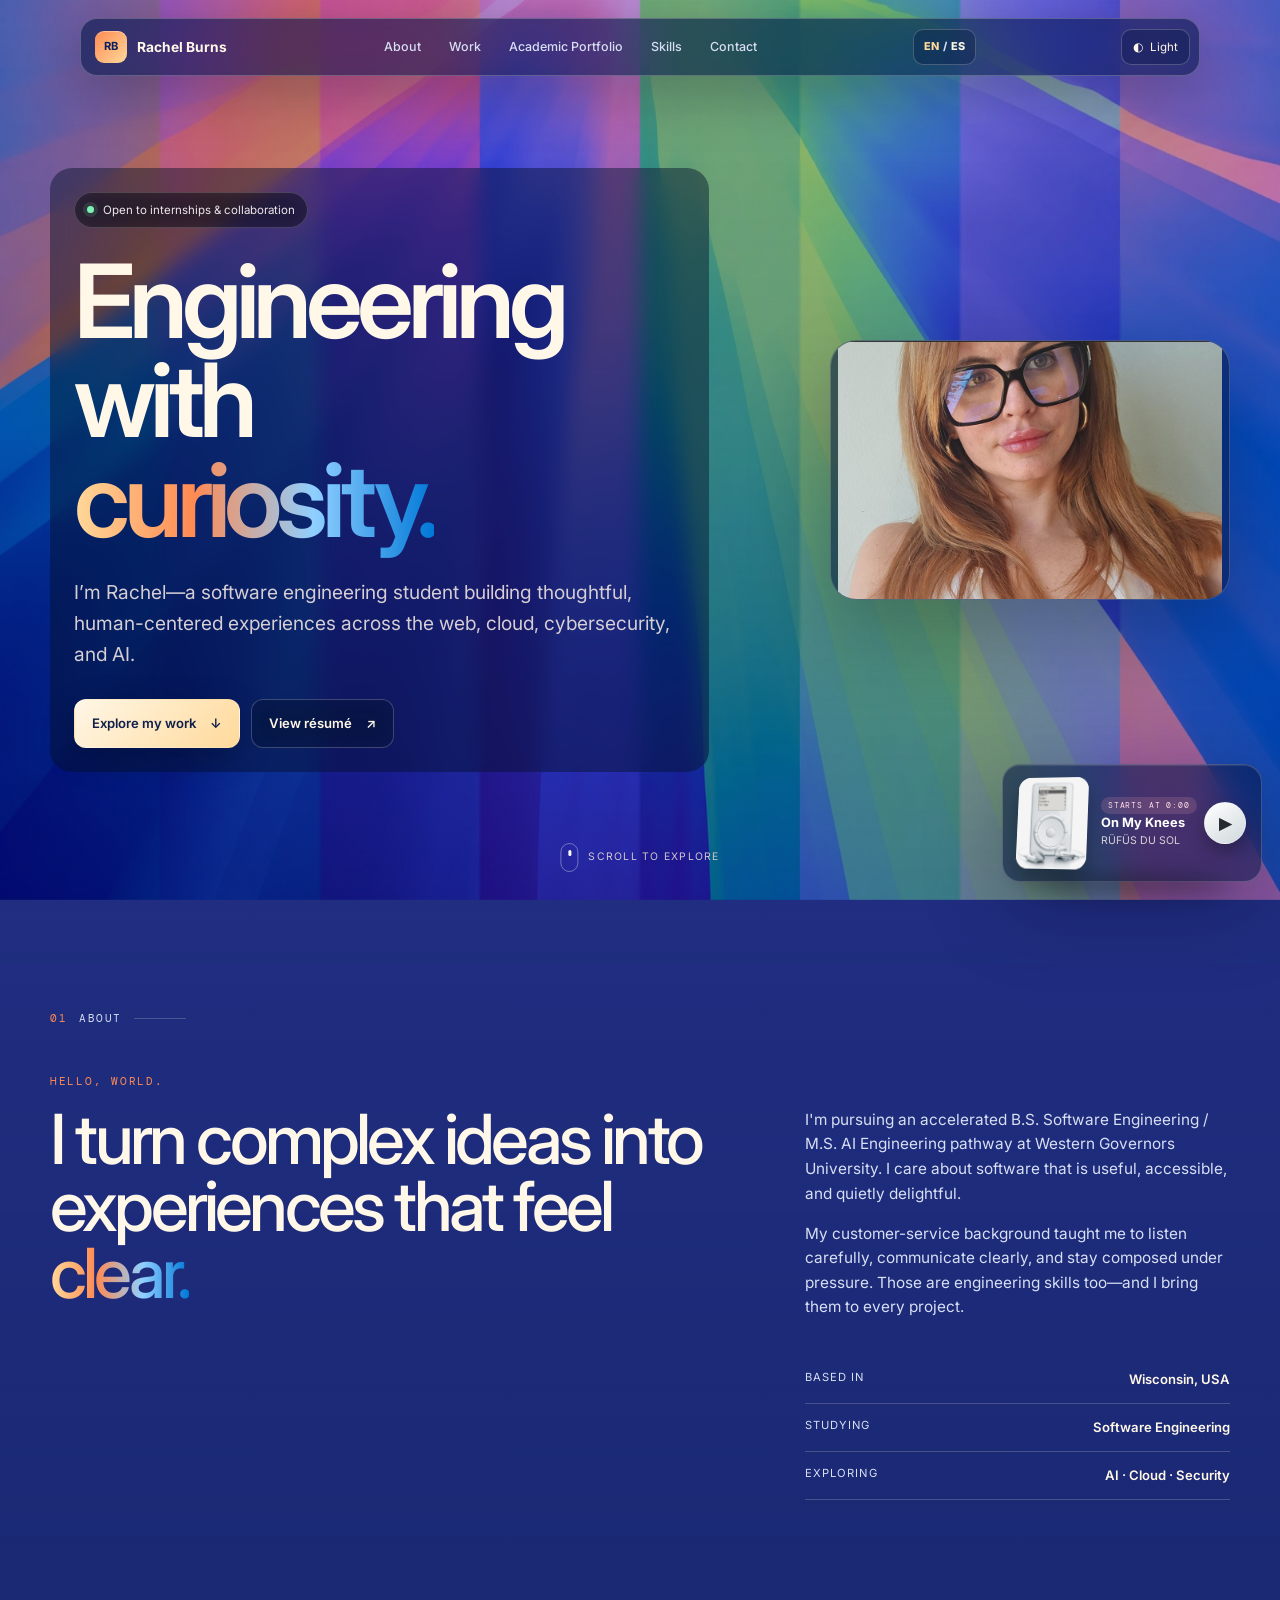
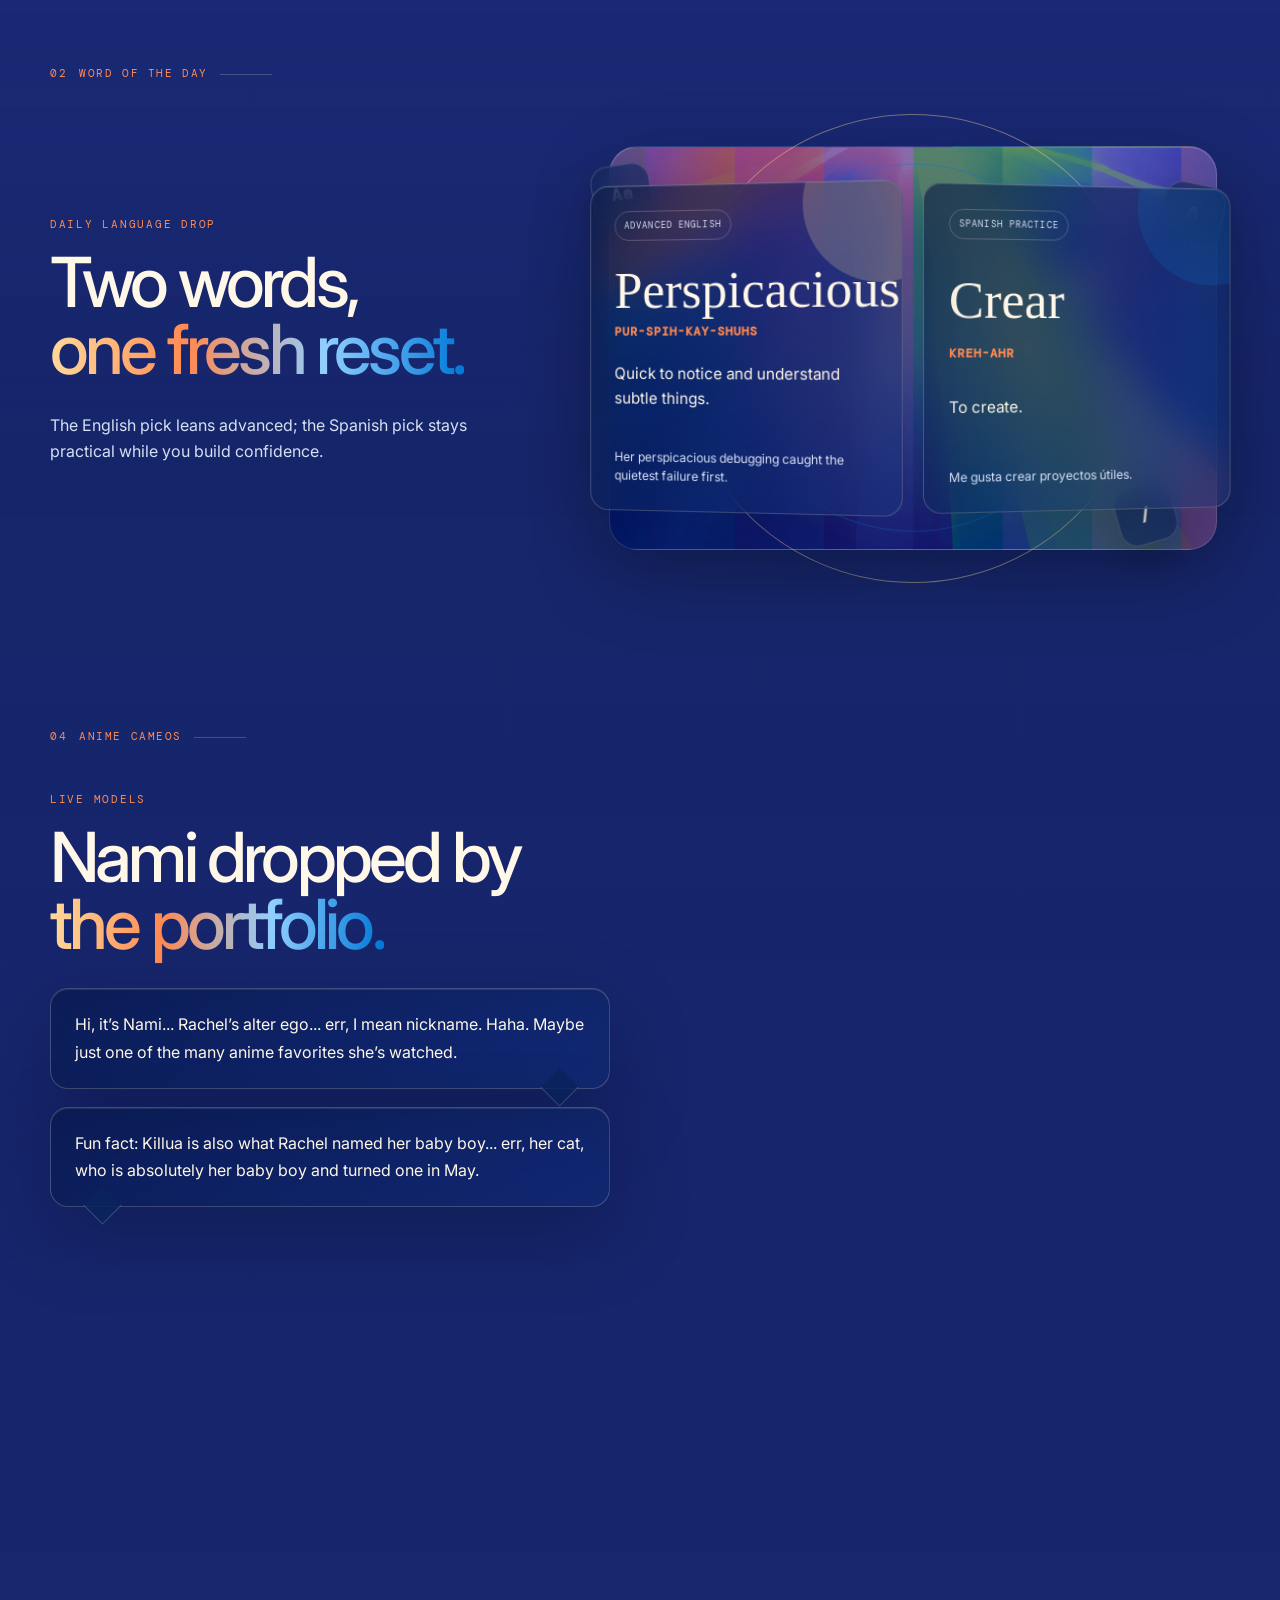
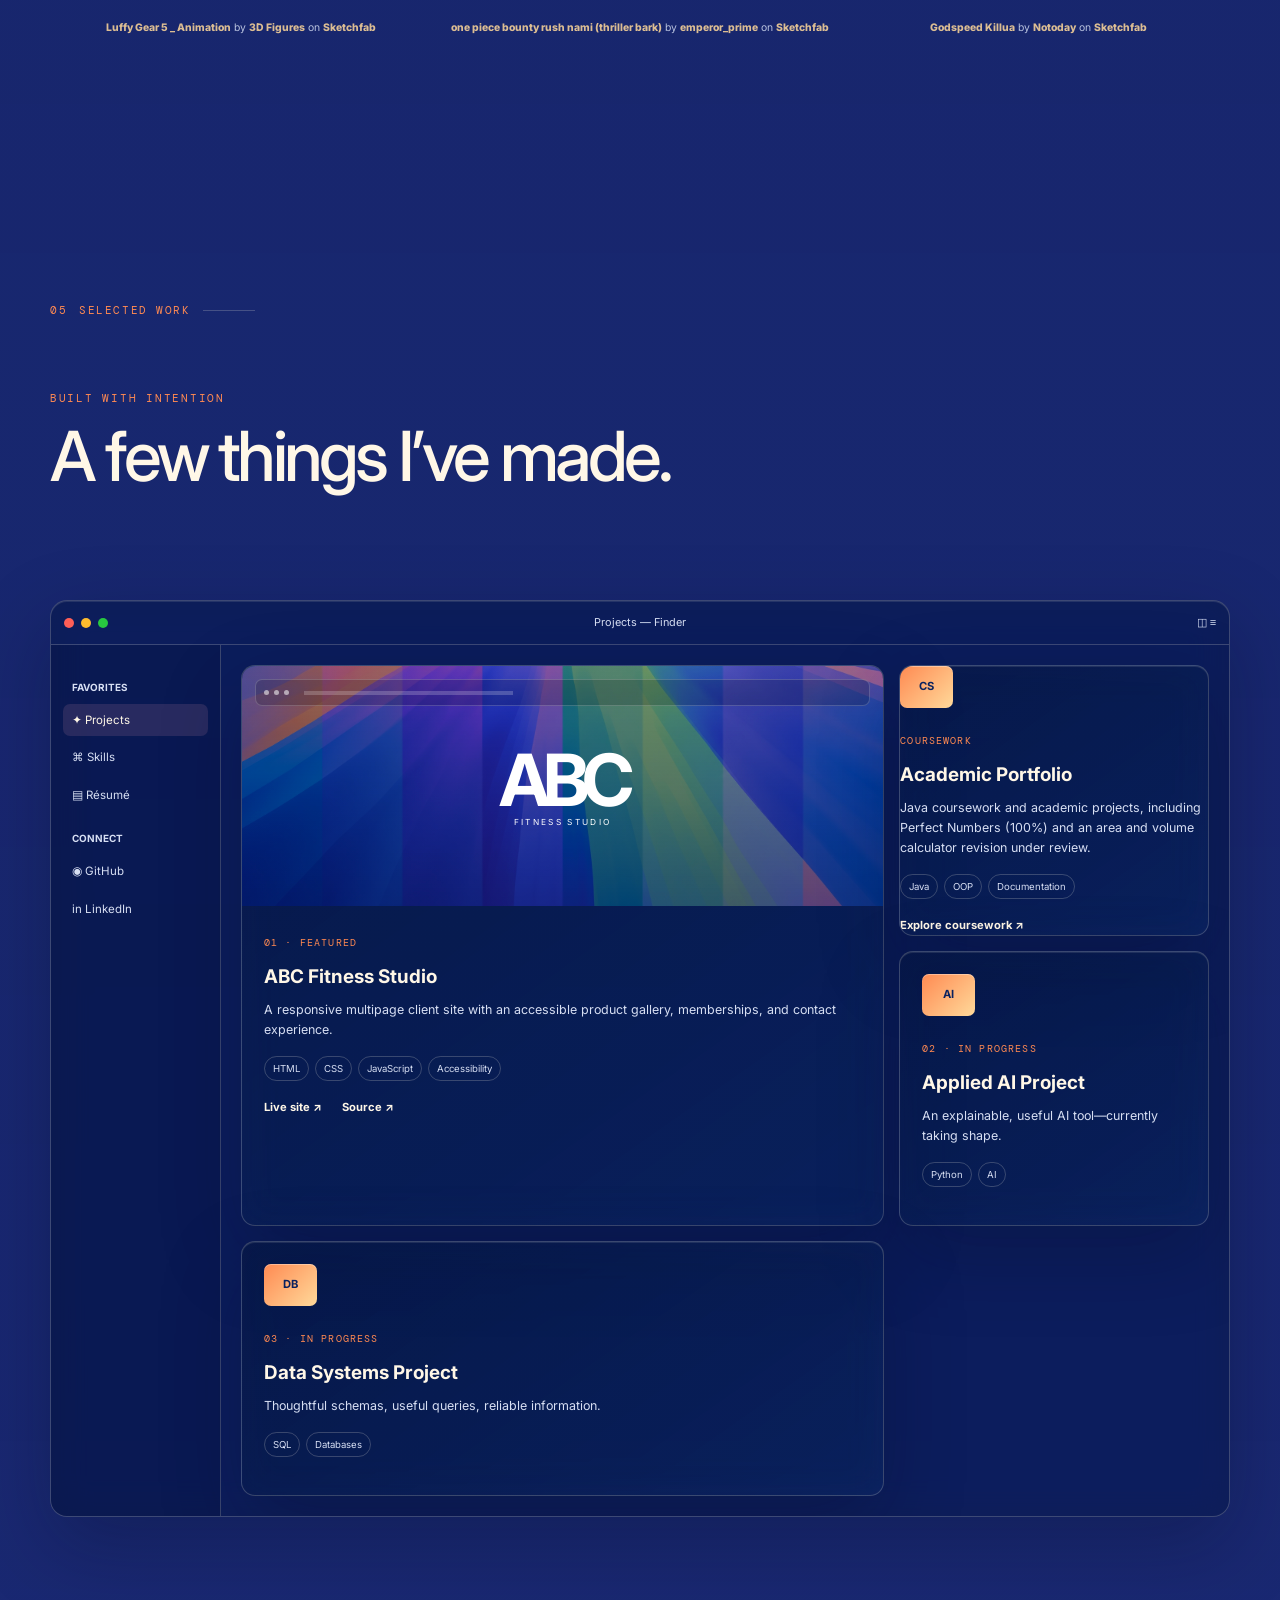
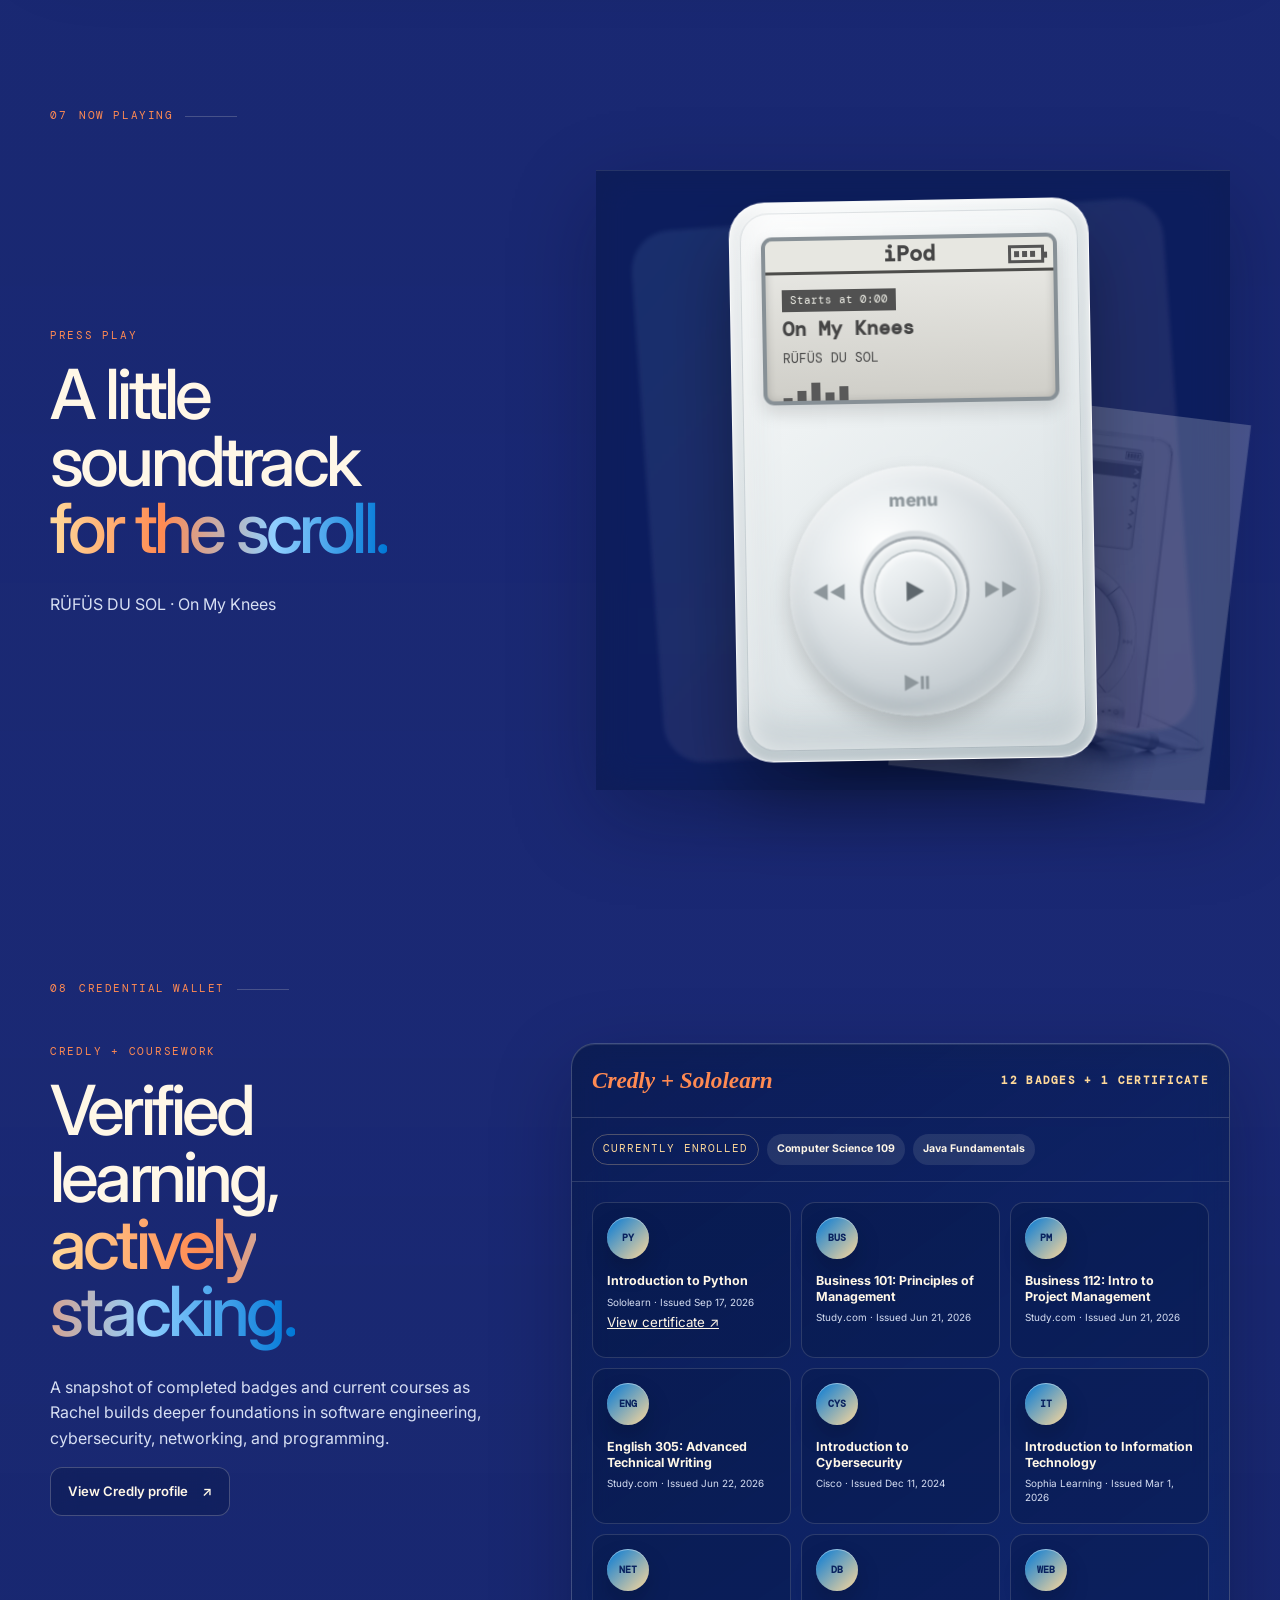
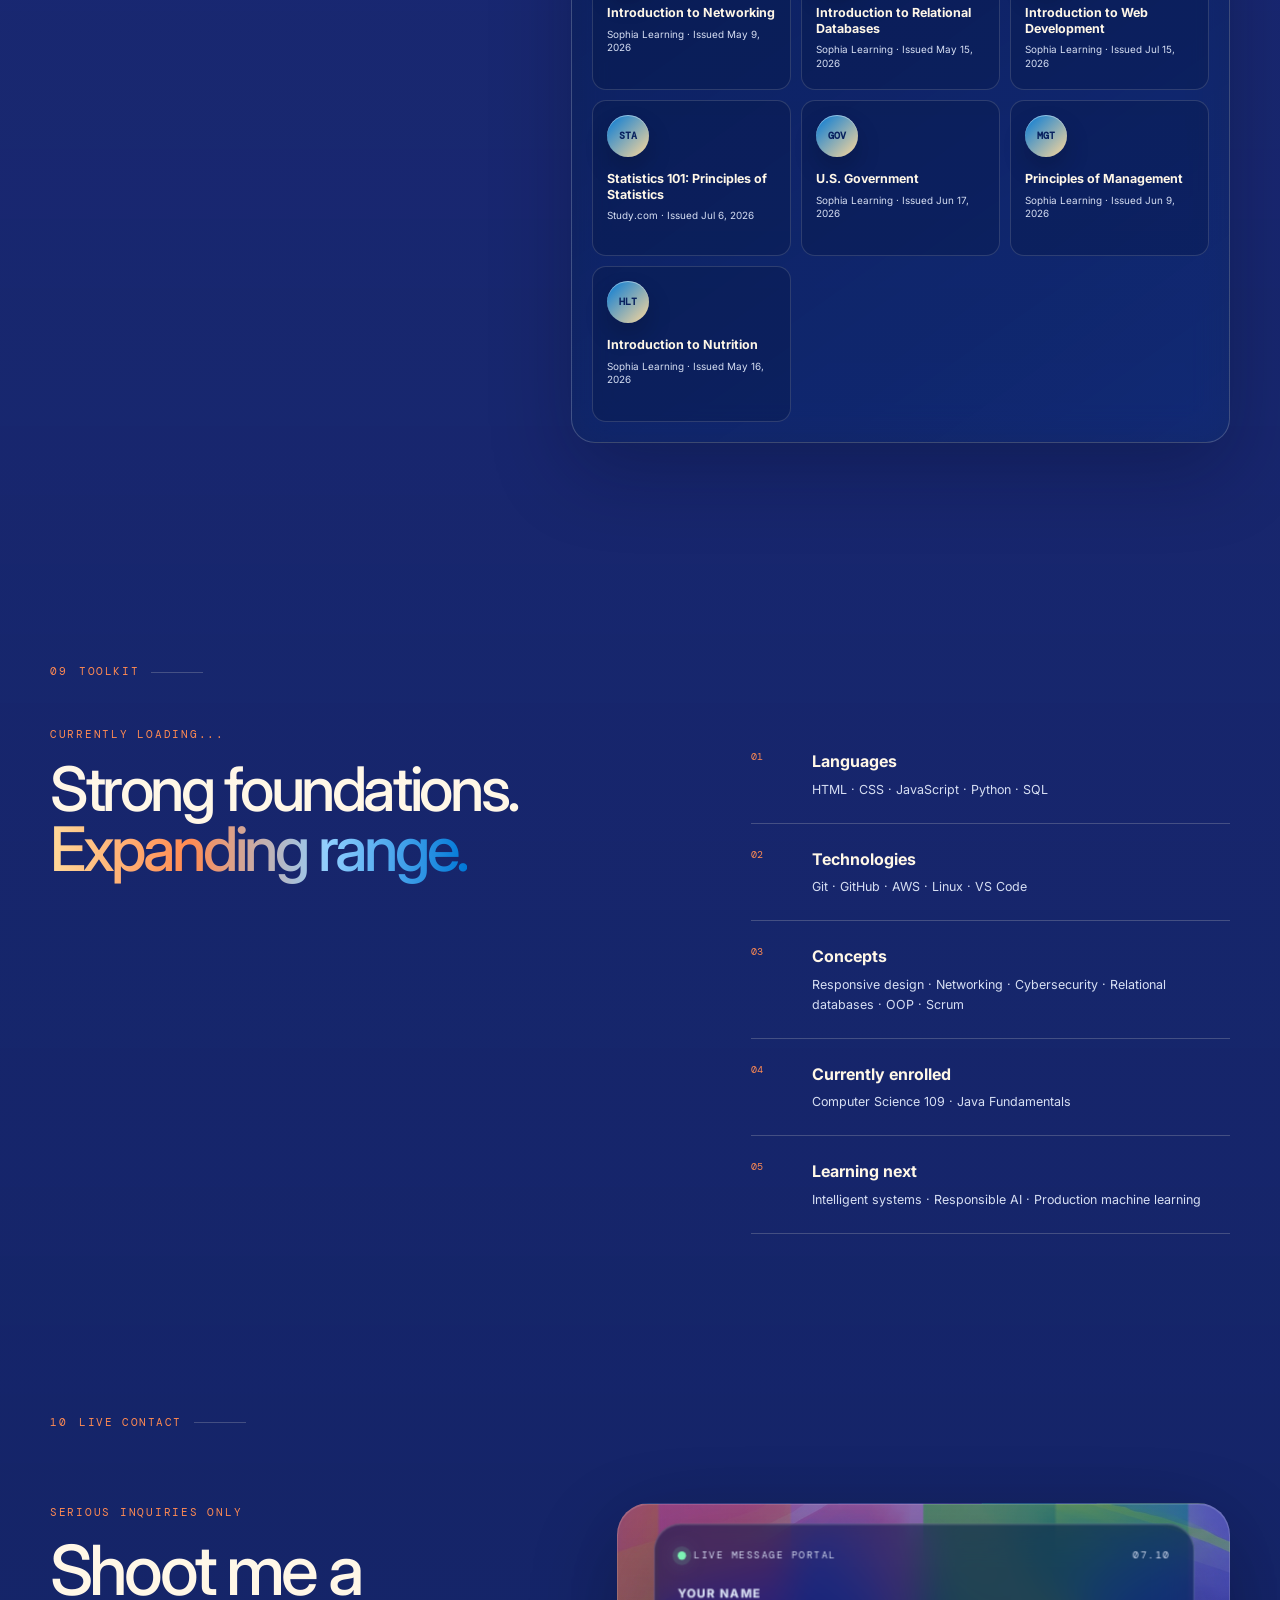
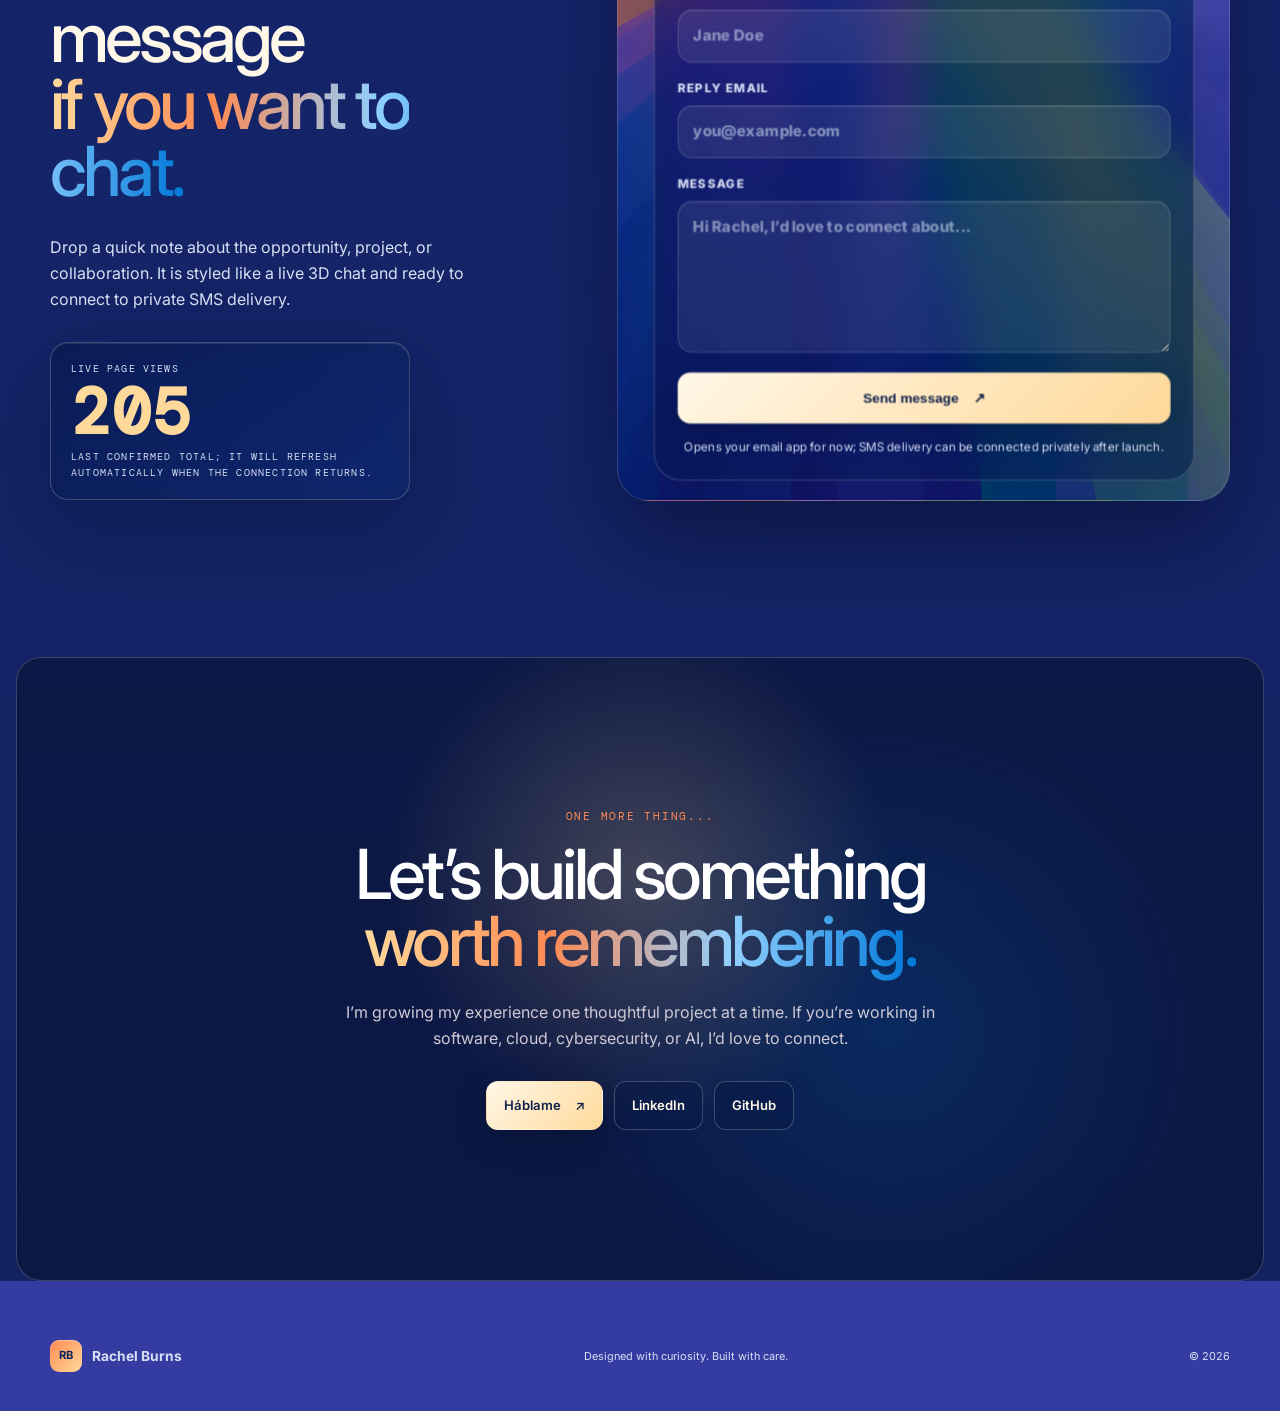
<file: index.html>
<!doctype html>
<html lang="en">
<head>
  <meta charset="utf-8">
  <meta name="viewport" content="width=device-width, initial-scale=1">
  <meta name="description" content="Rachel Burns is a software engineering student creating thoughtful web, cloud, cybersecurity, and AI experiences.">
  <meta name="theme-color" content="#17131f">
  <title>Rachel Burns — Software Engineer</title>
  <link rel="preconnect" href="https://fonts.googleapis.com">
  <link rel="preconnect" href="https://fonts.gstatic.com" crossorigin>
  <link href="https://fonts.googleapis.com/css2?family=DM+Mono:wght@400;500&family=Inter:wght@400;500;600;700&display=swap" rel="stylesheet">
  <link rel="stylesheet" href="styles.css?v=20261017-dreamy-ribbons-characters">
  <script src="https://static.sketchfab.com/api/sketchfab-viewer-1.12.1.js" defer></script>
  <script src="script.js?v=20261017-character-loading" defer></script>
</head>
<body>
  <a class="skip-link" href="#main">Skip to content</a>
  <div class="ambient" aria-hidden="true"></div>

  <header class="menu-bar">
    <a class="wordmark" href="#home" aria-label="Rachel Burns home"><span>RB</span> Rachel Burns</a>
    <nav aria-label="Primary navigation">
      <a href="#about" data-i18n="navAbout">About</a><a href="#work" data-i18n="navWork">Work</a><a href="academic-portfolio/">Academic Portfolio</a><a href="#skills" data-i18n="navSkills">Skills</a><a href="#contact" data-i18n="navContact">Contact</a>
    </nav>
    <button class="language-toggle" type="button" aria-label="Switch language" aria-pressed="false"><span>EN</span><i>/</i><span>ES</span></button>
    <button class="theme-toggle" type="button" aria-label="Toggle color theme"><span aria-hidden="true">◐</span><span class="theme-label">Light</span></button>
  </header>

  <main id="main">
    <section class="hero" id="home">
      <div class="hero-wallpaper" aria-hidden="true"></div>
      <div class="hero-content">
        <div class="hero-copy">
          <p class="availability"><i></i> <span data-i18n="availability">Open to internships & collaboration</span></p>
          <h1><span data-i18n="heroTitle">Engineering with</span><br><em data-i18n="heroEmphasis">curiosity.</em></h1>
          <p class="hero-lead" data-i18n="heroLead">I’m Rachel—a software engineering student building thoughtful, human-centered experiences across the web, cloud, cybersecurity, and AI.</p>
          <div class="actions">
            <a class="button primary" href="#work"><span data-i18n="exploreWork">Explore my work</span> <span>↓</span></a>
            <a class="button glass" href="assets/Rachel-Burns-Resume.pdf?v=20260710-one-page" target="_blank"><span data-i18n="viewResume">View résumé</span> <span>↗</span></a>
          </div>
        </div>

        <aside class="profile-window window" aria-label="Rachel Burns profile">
          <div class="window-bar"><span class="lights"><i></i><i></i><i></i></span><span>Profile.jpg</span><span></span></div>
          <figure>
            <img class="profile-color" src="assets/images/rachel-hero-color.png" alt="Portrait of Rachel Burns wearing glasses">
            <img class="profile-bw" src="assets/images/rachel-hero-bw.png" alt="" aria-hidden="true">
            <figcaption><b>Rachel Burns</b><span>Software Engineering · AI</span></figcaption>
          </figure>
        </aside>
      </div>
      <a class="scroll-cue" href="#about"><span></span> Scroll to explore</a>
    </section>

    <section class="section intro" id="about">
      <div class="section-index"><span>01</span> About</div>
      <div class="intro-grid">
        <div>
          <p class="overline">HELLO, WORLD.</p>
          <h2><span data-i18n="aboutTitle">I turn complex ideas into experiences that feel</span> <em data-i18n="aboutEmphasis">clear.</em></h2>
        </div>
        <div class="intro-copy">
          <p data-i18n="aboutCopyOne">I'm pursuing an accelerated B.S. Software Engineering / M.S. AI Engineering pathway at Western Governors University. I care about software that is useful, accessible, and quietly delightful.</p>
          <p data-i18n="aboutCopyTwo">My customer-service background taught me to listen carefully, communicate clearly, and stay composed under pressure. Those are engineering skills too—and I bring them to every project.</p>
          <dl class="facts"><div><dt data-i18n="basedIn">Based in</dt><dd data-i18n="basedPlace">Wisconsin, USA</dd></div><div><dt data-i18n="studying">Studying</dt><dd data-i18n="studyName">Software Engineering</dd></div><div><dt data-i18n="exploring">Exploring</dt><dd data-i18n="exploreAreas">AI · Cloud · Security</dd></div></dl>
        </div>
      </div>
    </section>

    <section class="section word-section" aria-labelledby="word-title">
      <div class="section-index"><span>02</span> <span data-i18n="wordIndex">Word of the day</span></div>
      <div class="word-grid">
        <div>
          <p class="overline" data-i18n="wordOverline">DAILY LANGUAGE DROP</p>
          <h2 id="word-title"><span data-i18n="wordTitle">Two words,</span><br><em data-i18n="wordEmphasis">one fresh reset.</em></h2>
          <p class="word-copy" data-i18n="wordCopy">The English pick leans advanced; the Spanish pick stays practical while you build confidence.</p>
        </div>
        <div class="word-3d-stage" aria-live="polite">
          <div class="word-halo" aria-hidden="true"></div>
          <div class="word-ring ring-one" aria-hidden="true"></div>
          <div class="word-ring ring-two" aria-hidden="true"></div>
          <span class="floating-glyph glyph-one" aria-hidden="true">Aa</span>
          <span class="floating-glyph glyph-two" aria-hidden="true">ñ</span>
          <span class="floating-glyph glyph-three" aria-hidden="true">/</span>
          <div class="word-cards">
            <article class="word-card english-word">
              <span class="word-tag" data-i18n="englishWordLabel">Advanced English</span>
              <h3 data-word="english-term">Liminal</h3>
              <p class="pronunciation" data-word="english-pronunciation">LIM-uh-nuhl</p>
              <p data-word="english-definition">At a threshold or transition point.</p>
              <small data-word="english-example">She stood in the liminal space between student and engineer.</small>
            </article>
            <article class="word-card spanish-word">
              <span class="word-tag" data-i18n="spanishWordLabel">Spanish practice</span>
              <h3 data-word="spanish-term">Aprender</h3>
              <p class="pronunciation" data-word="spanish-pronunciation">ah-pren-DEHR</p>
              <p data-word="spanish-definition">To learn.</p>
              <small data-word="spanish-example">Quiero aprender algo nuevo hoy.</small>
            </article>
          </div>
        </div>
      </div>
    </section>

    <section class="section nami-section" aria-labelledby="nami-title">
      <div class="section-index"><span>04</span> <span data-i18n="namiIndex">Anime cameos</span></div>
      <div class="nami-grid">
        <div class="nami-copy">
          <p class="overline" data-i18n="namiOverline">LIVE MODEL</p>
          <h2 id="nami-title"><span data-i18n="namiTitle">Nami dropped by</span><br><em data-i18n="namiEmphasis">the portfolio.</em></h2>
          <div class="nami-bubble">
            <p data-i18n="namiQuote">Hi, it’s Nami... Rachel’s alter ego... err, I mean nickname. Haha. Maybe just one of the many anime favorites she’s watched.</p>
          </div>
          <div class="nami-bubble killua-bubble">
            <p data-i18n="killuaFact">Fun fact: Killua is also what Rachel named her baby boy... err, her cat, who is absolutely her baby boy and turned one in May.</p>
          </div>
        </div>
        <div class="anime-model-stack">
<div class="nami-model-card luffy-model-card" aria-label="Animated Luffy Gear 5">
    <div class="sketchfab-embed-wrapper character-model luffy-float-model">
      <iframe title="Luffy Gear 5 _ Animation" data-sketchfab-uid="fc095c81ddce475284327e21ee6ce601" frameborder="0" allowtransparency="true" allowfullscreen mozallowfullscreen="true" webkitallowfullscreen="true" allow="autoplay; fullscreen; xr-spatial-tracking" xr-spatial-tracking execution-while-out-of-viewport execution-while-not-rendered web-share src="about:blank"></iframe>
      <p class="model-credit">
        <a href="https://sketchfab.com/3d-models/luffy-gear-5---animation-fc095c81ddce475284327e21ee6ce601?utm_medium=embed&utm_campaign=share-popup&utm_content=fc095c81ddce475284327e21ee6ce601" target="_blank" rel="nofollow">Luffy Gear 5 _ Animation</a>
        by <a href="https://sketchfab.com/3DFigures?utm_medium=embed&utm_campaign=share-popup&utm_content=fc095c81ddce475284327e21ee6ce601" target="_blank" rel="nofollow">3D Figures</a>
        on <a href="https://sketchfab.com?utm_medium=embed&utm_campaign=share-popup&utm_content=fc095c81ddce475284327e21ee6ce601" target="_blank" rel="nofollow">Sketchfab</a>
      </p>
    </div>
  </div>
          <div class="nami-model-card" aria-label="Animated 3D model of Nami from One Piece">
            <div class="sketchfab-embed-wrapper character-model nami-float-model">
              <iframe title="one piece bounty rush nami (thriller bark)" data-sketchfab-uid="3514079aab1d415c91f206bb3f3262cc" frameborder="0" allowtransparency="true" allowfullscreen mozallowfullscreen="true" webkitallowfullscreen="true" allow="autoplay; fullscreen; xr-spatial-tracking" xr-spatial-tracking execution-while-out-of-viewport execution-while-not-rendered web-share src="about:blank"></iframe>
              <p class="model-credit">
                <a href="https://sketchfab.com/3d-models/one-piece-bounty-rush-nami-thriller-bark-3514079aab1d415c91f206bb3f3262cc?utm_medium=embed&utm_campaign=share-popup&utm_content=3514079aab1d415c91f206bb3f3262cc" target="_blank" rel="nofollow">one piece bounty rush nami (thriller bark)</a>
                by <a href="https://sketchfab.com/primalfrom12?utm_medium=embed&utm_campaign=share-popup&utm_content=3514079aab1d415c91f206bb3f3262cc" target="_blank" rel="nofollow">emperor_prime</a>
                on <a href="https://sketchfab.com?utm_medium=embed&utm_campaign=share-popup&utm_content=3514079aab1d415c91f206bb3f3262cc" target="_blank" rel="nofollow">Sketchfab</a>
              </p>
            </div>
          </div>
          <div class="nami-model-card killua-model-card" aria-label="Animated 3D model of Godspeed Killua from Hunter x Hunter">
            <div class="sketchfab-embed-wrapper character-model killua-float-model">
              <iframe title="Godspeed Killua" data-sketchfab-uid="56ce35ab533e4e58838252ea903e8da4" frameborder="0" allowtransparency="true" allowfullscreen mozallowfullscreen="true" webkitallowfullscreen="true" allow="autoplay; fullscreen; xr-spatial-tracking" xr-spatial-tracking execution-while-out-of-viewport execution-while-not-rendered web-share loading="lazy" src="about:blank"></iframe>
              <p class="model-credit">
                <a href="https://sketchfab.com/3d-models/godspeed-killua-56ce35ab533e4e58838252ea903e8da4?utm_medium=embed&utm_campaign=share-popup&utm_content=56ce35ab533e4e58838252ea903e8da4" target="_blank" rel="nofollow">Godspeed Killua</a>
                by <a href="https://sketchfab.com/notoday?utm_medium=embed&utm_campaign=share-popup&utm_content=56ce35ab533e4e58838252ea903e8da4" target="_blank" rel="nofollow">Notoday</a>
                on <a href="https://sketchfab.com?utm_medium=embed&utm_campaign=share-popup&utm_content=56ce35ab533e4e58838252ea903e8da4" target="_blank" rel="nofollow">Sketchfab</a>
              </p>
            </div>
          </div>
        </div>
      </div>
    </section>

    <section class="desktop-section" id="work">
      <div class="section section-heading"><div class="section-index"><span>05</span> <span data-i18n="workIndex">Selected work</span></div><p class="overline" data-i18n="workOverline">BUILT WITH INTENTION</p><h2 data-i18n="workTitle">A few things I’ve made.</h2></div>
      <div class="project-window window">
        <div class="window-bar"><span class="lights"><i></i><i></i><i></i></span><span>Projects — Finder</span><span class="view-icons">◫  ≡</span></div>
        <div class="finder">
          <aside><b>Favorites</b><a class="active" href="#work">✦ Projects</a><a href="#skills">⌘ Skills</a><a href="assets/Rachel-Burns-Resume.pdf?v=20260710-one-page" target="_blank">▤ Résumé</a><b>Connect</b><a href="https://github.com/xrachelburns" target="_blank" rel="noreferrer">◉ GitHub</a><a href="https://www.linkedin.com/in/xrachelburns" target="_blank" rel="noreferrer">in LinkedIn</a></aside>
          <div class="project-grid">
            <article class="project-card featured">
              <div class="project-art fitness"><div class="mini-browser"><i></i><i></i><i></i><span></span></div><b>ABC</b><small>FITNESS STUDIO</small></div>
              <div class="project-copy"><span class="project-number">01 · FEATURED</span><h3>ABC Fitness Studio</h3><p>A responsive multipage client site with an accessible product gallery, memberships, and contact experience.</p><ul><li>HTML</li><li>CSS</li><li>JavaScript</li><li>Accessibility</li></ul><div class="project-links"><a href="https://xrachelburns.github.io/ABC-Fitness-Studio/" target="_blank" rel="noreferrer">Live site ↗</a><a href="https://github.com/xrachelburns/ABC-Fitness-Studio" target="_blank" rel="noreferrer">Source ↗</a></div></div>
            </article>
            <article class="project-card"><div class="folder-icon">CS</div><span class="project-number">COURSEWORK</span><h3>Academic Portfolio</h3><p>Java coursework and academic projects, including Perfect Numbers (100%) and an area and volume calculator revision under review.</p><ul><li>Java</li><li>OOP</li><li>Documentation</li></ul><div class="project-links"><a href="academic-portfolio/">Explore coursework ↗</a></div></article>
            <article class="project-card soon"><div class="folder-icon">AI</div><span class="project-number">02 · IN PROGRESS</span><h3>Applied AI Project</h3><p>An explainable, useful AI tool—currently taking shape.</p><ul><li>Python</li><li>AI</li></ul></article>
            <article class="project-card soon"><div class="folder-icon coral">DB</div><span class="project-number">03 · IN PROGRESS</span><h3>Data Systems Project</h3><p>Thoughtful schemas, useful queries, reliable information.</p><ul><li>SQL</li><li>Databases</li></ul></article>
          </div>
        </div>
      </div>
    </section>

    <section class="section ipod-section" aria-labelledby="ipod-title">
      <div class="section-index"><span>07</span> <span data-i18n="ipodIndex">Now playing</span></div>
      <div class="ipod-grid">
        <div>
          <p class="overline" data-i18n="ipodOverline">PRESS PLAY</p>
          <h2 id="ipod-title"><span data-i18n="ipodTitle">A little soundtrack</span><br><em data-i18n="ipodEmphasis">for the scroll.</em></h2>
          <p class="ipod-copy">RÜFÜS DU SOL · On My Knees</p>
        </div>
        <div class="ipod-stage" aria-label="Interactive iPod music player for On My Knees by RÜFÜS DU SOL">
          <img class="ipod-reference" src="assets/images/ipod-reference.png" alt="" aria-hidden="true">
          <div class="ipod-device">
            <div class="ipod-screen">
              <div class="ipod-top"><span>iPod</span><span class="battery"></span></div>
              <div class="ipod-track">
                <span class="ipod-state">Starts at 0:00</span>
                <strong>On My Knees</strong>
                <em>RÜFÜS DU SOL</em>
                <div class="ipod-bars" aria-hidden="true"><i></i><i></i><i></i><i></i><i></i></div>
              </div>
            </div>
            <div class="ipod-wheel">
              <span class="wheel-menu">menu</span>
              <span class="wheel-back">◀◀</span>
              <span class="wheel-next">▶▶</span>
              <button class="ipod-play" type="button" data-ipod-play aria-label="Play On My Knees from the beginning" aria-pressed="false">▶</button>
              <span class="wheel-bottom">▶Ⅱ</span>
            </div>
          </div>
        </div>
      </div>
    </section>

    <section class="section credentials-section" id="credentials">
      <div class="section-index"><span>08</span> <span data-i18n="credentialsIndex">Credential wallet</span></div>
      <div class="credentials-grid">
        <div>
          <p class="overline" data-i18n="credentialsOverline">CREDLY + COURSEWORK</p>
          <h2><span data-i18n="credentialsTitle">Verified learning,</span><br><em data-i18n="credentialsEmphasis">actively stacking.</em></h2>
          <p class="credentials-copy" data-i18n="credentialsCopy">A snapshot of completed badges and current courses as Rachel builds deeper foundations in software engineering, cybersecurity, networking, and programming.</p>
          <a class="button glass" href="https://www.credly.com/users/xrachelburns/badges" target="_blank" rel="noreferrer">View Credly profile <span>↗</span></a>
        </div>
        <div class="credential-wallet" aria-label="Rachel Burns credential wallet">
          <div class="wallet-header">
            <span>Credly + Sololearn</span>
            <strong>12 badges + 1 certificate</strong>
          </div>
          <div class="course-strip" aria-label="Current enrollment">
            <span data-i18n="currentCourses">Currently enrolled</span>
            <b>Computer Science 109</b>
            <b>Java Fundamentals</b>
          </div>
          <div class="badge-grid">
            <article>
              <span>PY</span>
              <h3>Introduction to Python</h3>
              <p>Sololearn · Issued <time datetime="2026-09-17">Sep 17, 2026</time></p>
              <a href="assets/images/sololearn-introduction-to-python.png" target="_blank" rel="noopener" aria-label="View Rachel Burns’s Introduction to Python certificate (opens in a new tab)">
                <small data-i18n="viewPythonCertificate">View certificate ↗</small>
              </a>
            </article>
            <article><span>BUS</span><h3>Business 101: Principles of Management</h3><p>Study.com · Issued Jun 21, 2026</p></article>
            <article><span>PM</span><h3>Business 112: Intro to Project Management</h3><p>Study.com · Issued Jun 21, 2026</p></article>
            <article><span>ENG</span><h3>English 305: Advanced Technical Writing</h3><p>Study.com · Issued Jun 22, 2026</p></article>
            <article><span>CYS</span><h3>Introduction to Cybersecurity</h3><p>Cisco · Issued Dec 11, 2024</p></article>
            <article><span>IT</span><h3>Introduction to Information Technology</h3><p>Sophia Learning · Issued Mar 1, 2026</p></article>
            <article><span>NET</span><h3>Introduction to Networking</h3><p>Sophia Learning · Issued May 9, 2026</p></article>
            <article><span>DB</span><h3>Introduction to Relational Databases</h3><p>Sophia Learning · Issued May 15, 2026</p></article>
            <article><span>WEB</span><h3>Introduction to Web Development</h3><p>Sophia Learning · Issued Jul 15, 2026</p></article>
            <article><span>STA</span><h3>Statistics 101: Principles of Statistics</h3><p>Study.com · Issued Jul 6, 2026</p></article>
            <article><span>GOV</span><h3>U.S. Government</h3><p>Sophia Learning · Issued Jun 17, 2026</p></article>
            <article><span>MGT</span><h3>Principles of Management</h3><p>Sophia Learning · Issued Jun 9, 2026</p></article>
            <article><span>HLT</span><h3>Introduction to Nutrition</h3><p>Sophia Learning · Issued May 16, 2026</p></article>
          </div>
        </div>
      </div>
    </section>

    <section class="section skills" id="skills">
      <div class="section-index"><span>09</span> <span data-i18n="skillsIndex">Toolkit</span></div>
      <div class="skills-grid"><div><p class="overline" data-i18n="skillsOverline">CURRENTLY LOADING...</p><h2><span data-i18n="skillsTitle">Strong foundations.</span><br><em data-i18n="skillsEmphasis">Expanding range.</em></h2></div><div class="skill-list"><article><span>01</span><div><h3 data-i18n="languages">Languages</h3><p>HTML · CSS · JavaScript · Python · SQL</p></div></article><article><span>02</span><div><h3 data-i18n="technologies">Technologies</h3><p>Git · GitHub · AWS · Linux · VS Code</p></div></article><article><span>03</span><div><h3 data-i18n="concepts">Concepts</h3><p data-i18n="conceptsCopy">Responsive design · Networking · Cybersecurity · Relational databases · OOP · Scrum</p></div></article><article><span>04</span><div><h3 data-i18n="currentCourses">Currently enrolled</h3><p>Computer Science 109 · Java Fundamentals</p></div></article><article><span>05</span><div><h3 data-i18n="learningNext">Learning next</h3><p data-i18n="learningCopy">Intelligent systems · Responsible AI · Production machine learning</p></div></article></div></div>
    </section>

    <section class="section connect-section" aria-labelledby="chat-title">
      <div class="section-index"><span>10</span> <span data-i18n="chatIndex">Live contact</span></div>
      <div class="connect-grid">
        <div>
          <p class="overline" data-i18n="chatOverline">SERIOUS INQUIRIES ONLY</p>
          <h2 id="chat-title"><span data-i18n="chatTitle">Shoot me a message</span><br><em data-i18n="chatEmphasis">if you want to chat.</em></h2>
          <p class="chat-copy" data-i18n="chatCopy">Drop a quick note about the opportunity, project, or collaboration. It is styled like a live 3D chat and ready to connect to private SMS delivery.</p>
          <div class="visitor-counter" aria-live="polite">
            <span data-i18n="visitorLabel">Live page views</span>
            <strong data-visitor-count style="font-size:clamp(1.3rem,3vw,2rem)">Loading…</strong>
            <small data-i18n="visitorSince">Live total includes earlier views; every page open or reload is recorded immediately, and this display refreshes every 5 seconds.</small>
          </div>
        </div>
        <div class="chat-3d-stage" aria-label="Immersive message form">
          <div class="chat-orbit orbit-a" aria-hidden="true"></div>
          <div class="chat-orbit orbit-b" aria-hidden="true"></div>
          <form class="chat-card" data-chat-form>
            <div class="chat-topline">
              <span class="chat-status"><i></i><span data-i18n="chatStatus">Live message portal</span></span>
              <span class="chat-date">07.10</span>
            </div>
            <label>
              <span data-i18n="chatName">Your name</span>
              <input name="name" autocomplete="name" required placeholder="Jane Doe">
            </label>
            <label>
              <span data-i18n="chatReply">Reply email</span>
              <input name="email" type="email" autocomplete="email" required placeholder="you@example.com">
            </label>
            <label>
              <span data-i18n="chatMessage">Message</span>
              <textarea name="message" rows="5" required placeholder="Hi Rachel, I’d love to connect about..."></textarea>
            </label>
            <button class="button primary chat-submit" type="submit"><span data-i18n="chatSend">Send message</span> <span>↗</span></button>
            <p class="chat-note" data-chat-note data-i18n="chatNote">Opens your email app for now; SMS delivery can be connected privately after launch.</p>
          </form>
        </div>
      </div>
    </section>

    <section class="contact" id="contact">
      <div class="contact-glow"></div><p class="overline" data-i18n="contactOverline">ONE MORE THING...</p><h2><span data-i18n="contactTitle">Let’s build something</span><br><em data-i18n="contactEmphasis">worth remembering.</em></h2><p data-i18n="contactCopy">I’m growing my experience one thoughtful project at a time. If you’re working in software, cloud, cybersecurity, or AI, I’d love to connect.</p><div class="actions"><a class="button primary" href="mailto:dossier@xrachelburns.com" data-nami-sound>Háblame <span>↗</span></a><a class="button glass" href="https://www.linkedin.com/in/xrachelburns" target="_blank" rel="noreferrer">LinkedIn</a><a class="button glass" href="https://github.com/xrachelburns" target="_blank" rel="noreferrer">GitHub</a></div>
    </section>
  </main>

  <aside class="ipod-floating-player" aria-label="Floating iPod song player for On My Knees by RÜFÜS DU SOL">
    <img src="assets/images/ipod-reference.png" alt="" aria-hidden="true">
    <div class="ipod-float-copy">
      <span class="ipod-float-state">Starts at 0:00</span>
      <strong>On My Knees</strong>
      <em>RÜFÜS DU SOL</em>
    </div>
    <button class="ipod-float-play" type="button" data-ipod-play aria-label="Play On My Knees from the beginning" aria-pressed="false">▶</button>
  </aside>

  <footer><a class="wordmark" href="#home"><span>RB</span> Rachel Burns</a><p>Designed with curiosity. Built with care.</p><p>© <span id="year"></span></p></footer>
</body>
</html>
</file>
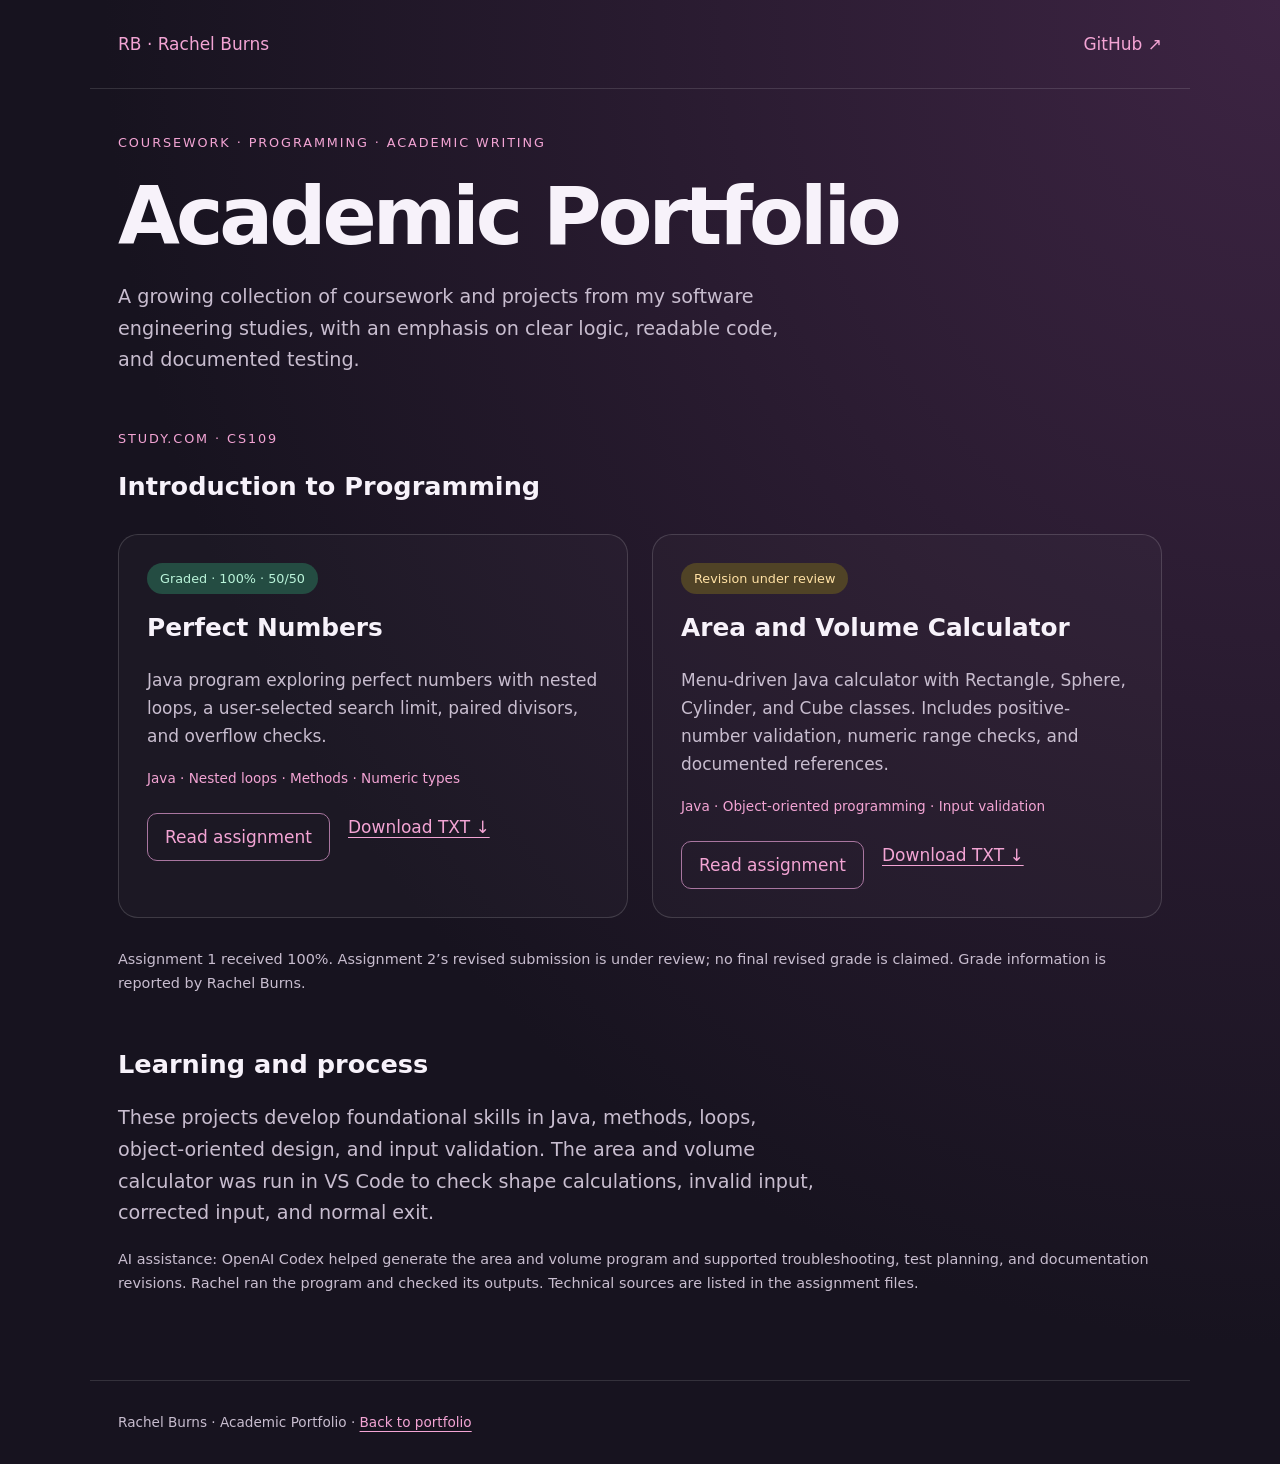
<file: academic-portfolio/index.html>
<!doctype html>
<html lang="en"><head><meta charset="utf-8"><meta name="viewport" content="width=device-width, initial-scale=1"><title>Academic Portfolio — Rachel Burns</title><meta name="description" content="Rachel Burns’s software engineering coursework, programming projects, and academic writing."><style>
:root{color-scheme:dark;--bg:#17131f;--text:#f7f2fa;--muted:#c8bdcf;--accent:#f3a4d4}*{box-sizing:border-box}body{margin:0;background:radial-gradient(ellipse at top right,#3d2443,transparent 65%),var(--bg);color:var(--text);font:17px/1.65 system-ui,sans-serif;min-height:100vh}main,header,footer{max-width:1100px;margin:auto;padding:30px 28px}a{color:var(--accent);text-underline-offset:4px}a:focus-visible{outline:3px solid white;outline-offset:5px}header{display:flex;justify-content:space-between;gap:20px;flex-wrap:wrap;border-bottom:1px solid #ffffff20}header a{text-decoration:none}h1{font-size:clamp(2.8rem,7vw,5rem);line-height:1.1;letter-spacing:-.05em;margin:20px 0}h2{font-size:1.6rem;line-height:1.3}h3{font-size:1.55rem;margin:14px 0}.eyebrow{color:var(--accent);font-size:.8rem;letter-spacing:.15em;text-transform:uppercase}.lead{max-width:700px;color:var(--muted);font-size:1.2rem}.grid{display:grid;grid-template-columns:repeat(2,minmax(0,1fr));gap:24px;margin:30px 0}article{border:1px solid #ffffff26;border-radius:20px;padding:28px;background:#ffffff06}article p{color:var(--muted)}.badge{display:inline-block;border-radius:30px;padding:5px 13px;font-size:.8rem;background:#244c42;color:#baf4da}.pending{background:#504326;color:#ffe1a4}.tags{font-size:.85rem;color:var(--accent)}.actions{display:flex;gap:18px;flex-wrap:wrap;margin-top:24px}.button{display:inline-block;border:1px solid #a976a0;padding:9px 17px;border-radius:10px;text-decoration:none}section{margin-top:52px}.note{font-size:.9rem;color:var(--muted)}footer{font-size:.85rem;color:var(--muted);border-top:1px solid #ffffff20;margin-top:40px}@media(max-width:680px){.grid{grid-template-columns:1fr}article{padding:22px}}
</style></head><body><header><a href="../">RB · Rachel Burns</a><a href="https://github.com/xrachelburns">GitHub ↗</a></header><main><p class="eyebrow">Coursework · Programming · Academic writing</p><h1>Academic Portfolio</h1><p class="lead">A growing collection of coursework and projects from my software engineering studies, with an emphasis on clear logic, readable code, and documented testing.</p><section aria-labelledby="course"><p class="eyebrow">Study.com · CS109</p><h2 id="course">Introduction to Programming</h2><div class="grid"><article><span class="badge">Graded · 100% · 50/50</span><h3>Perfect Numbers</h3><p>Java program exploring perfect numbers with nested loops, a user-selected search limit, paired divisors, and overflow checks.</p><p class="tags">Java · Nested loops · Methods · Numeric types</p><div class="actions"><a class="button" href="papers/assignment-1-perfect-numbers.txt">Read assignment</a><a href="papers/assignment-1-perfect-numbers.txt" download>Download TXT ↓</a></div></article><article><span class="badge pending">Revision under review</span><h3>Area and Volume Calculator</h3><p>Menu-driven Java calculator with Rectangle, Sphere, Cylinder, and Cube classes. Includes positive-number validation, numeric range checks, and documented references.</p><p class="tags">Java · Object-oriented programming · Input validation</p><div class="actions"><a class="button" href="papers/assignment-2-area-and-volume.txt">Read assignment</a><a href="papers/assignment-2-area-and-volume.txt" download>Download TXT ↓</a></div></article></div><p class="note">Assignment 1 received 100%. Assignment 2’s revised submission is under review; no final revised grade is claimed. Grade information is reported by Rachel Burns.</p></section><section aria-labelledby="process"><h2 id="process">Learning and process</h2><p class="lead">These projects develop foundational skills in Java, methods, loops, object-oriented design, and input validation. The area and volume calculator was run in VS Code to check shape calculations, invalid input, corrected input, and normal exit.</p><p class="note">AI assistance: OpenAI Codex helped generate the area and volume program and supported troubleshooting, test planning, and documentation revisions. Rachel ran the program and checked its outputs. Technical sources are listed in the assignment files.</p></section></main><footer>Rachel Burns · Academic Portfolio · <a href="../">Back to portfolio</a></footer></body></html>
</file>
<file: styles.css>
:root{--bg:#121017;--bg2:#1b1722;--panel:rgba(31,27,39,.82);--panel-solid:#201b28;--text:#f8f6fb;--muted:#aaa3b1;--line:rgba(255,255,255,.13);--pink:#ff7daf;--blue:#78b7ff;--violet:#aa88ff;--max:1180px;color-scheme:dark}
*{box-sizing:border-box}html{scroll-behavior:smooth;overflow-x:hidden}body{margin:0;overflow-x:hidden;background:var(--bg);color:var(--text);font-family:Inter,-apple-system,BlinkMacSystemFont,"Segoe UI",sans-serif;line-height:1.6}body.light{--bg:#f2f1f5;--bg2:#e8e6ed;--panel:rgba(255,255,255,.82);--panel-solid:#fff;--text:#19161d;--muted:#69636f;--line:rgba(20,15,25,.13);color-scheme:light}a{color:inherit}.skip-link{position:fixed;z-index:200;top:10px;left:10px;padding:10px 14px;background:var(--text);color:var(--bg);transform:translateY(-160%)}.skip-link:focus{transform:none}:focus-visible{outline:3px solid var(--blue);outline-offset:4px}.ambient{position:fixed;inset:0;pointer-events:none;z-index:-1;background:radial-gradient(circle at 12% 25%,rgba(170,136,255,.11),transparent 28%),radial-gradient(circle at 85% 60%,rgba(255,125,175,.08),transparent 32%)}
.menu-bar{position:fixed;z-index:100;top:14px;left:50%;width:min(calc(100% - 28px),var(--max));height:58px;display:flex;align-items:center;justify-content:space-between;padding:7px 9px 7px 14px;border:1px solid var(--line);border-radius:17px;background:rgba(18,16,23,.7);backdrop-filter:blur(24px) saturate(1.4);box-shadow:0 18px 55px rgba(0,0,0,.2);transform:translateX(-50%)}body.light .menu-bar{background:rgba(255,255,255,.72)}.wordmark{display:flex;align-items:center;gap:10px;font-size:.86rem;font-weight:700;text-decoration:none}.wordmark span{display:grid;place-items:center;width:32px;height:32px;border-radius:9px;background:linear-gradient(135deg,var(--pink),var(--violet));color:#fff;font-size:.7rem;box-shadow:inset 0 1px 0 rgba(255,255,255,.35)}nav{display:flex;gap:4px}nav a{padding:8px 12px;border-radius:9px;color:var(--muted);font-size:.78rem;text-decoration:none}nav a:hover,nav a[aria-current=page]{background:rgba(255,255,255,.08);color:var(--text)}.theme-toggle{display:flex;align-items:center;gap:7px;padding:8px 11px;border:1px solid var(--line);border-radius:10px;background:rgba(255,255,255,.06);color:var(--text);font:inherit;font-size:.72rem;cursor:pointer}
.hero{position:relative;min-height:100svh;display:grid;align-items:center;overflow:hidden;padding:120px 24px 80px}.hero-wallpaper{position:absolute;inset:0;background:linear-gradient(90deg,rgba(12,9,16,.94) 0%,rgba(12,9,16,.73) 48%,rgba(12,9,16,.3)),url('assets/images/macos-fusion.jpg') center/cover}.hero-wallpaper:after{content:"";position:absolute;inset:0;background:linear-gradient(to bottom,transparent 70%,var(--bg)),radial-gradient(circle at 72% 48%,transparent 0,rgba(10,8,14,.2) 50%,rgba(10,8,14,.6) 100%)}.hero-content{position:relative;width:min(100%,var(--max));margin:auto;display:grid;grid-template-columns:1.1fr .72fr;gap:clamp(50px,7vw,110px);align-items:center}.availability{display:inline-flex;align-items:center;gap:9px;margin:0 0 24px;padding:8px 12px;border:1px solid rgba(255,255,255,.15);border-radius:99px;background:rgba(10,8,15,.28);color:#e6e0ea;font-size:.72rem;backdrop-filter:blur(12px)}.availability i{width:7px;height:7px;border-radius:50%;background:#7df4b5;box-shadow:0 0 0 4px rgba(125,244,181,.12)}h1,h2,h3,p{margin-top:0}h1,h2{letter-spacing:-.055em;line-height:.97}h1{max-width:780px;margin-bottom:27px;font-size:clamp(4rem,8vw,7.5rem);font-weight:600}h1 em,h2 em{font-style:normal;background:linear-gradient(90deg,var(--pink),#d89bff,var(--blue));-webkit-background-clip:text;background-clip:text;color:transparent}.hero-lead{max-width:620px;margin-bottom:30px;color:#d4ced8;font-size:clamp(1rem,1.7vw,1.2rem)}.actions{display:flex;flex-wrap:wrap;gap:11px}.button{display:inline-flex;align-items:center;justify-content:center;gap:14px;min-height:49px;padding:11px 17px;border:1px solid transparent;border-radius:12px;font-size:.82rem;font-weight:600;text-decoration:none;transition:.2s}.button:hover{transform:translateY(-2px)}.button.primary{background:#f7f5f9;color:#18141d;box-shadow:0 10px 35px rgba(0,0,0,.2)}.button.glass{border-color:rgba(255,255,255,.18);background:rgba(15,12,20,.24);color:#fff;backdrop-filter:blur(12px)}.window{border:1px solid var(--line);border-radius:17px;background:var(--panel);box-shadow:0 35px 90px rgba(0,0,0,.38);backdrop-filter:blur(22px);overflow:hidden}.window-bar{height:44px;display:grid;grid-template-columns:1fr auto 1fr;align-items:center;padding:0 13px;border-bottom:1px solid var(--line);color:var(--muted);font-size:.68rem}.lights{display:flex;gap:7px}.lights i{width:10px;height:10px;border-radius:50%;background:#ff5f57}.lights i:nth-child(2){background:#febc2e}.lights i:nth-child(3){background:#28c840}.profile-window{max-width:400px;justify-self:end;transform:rotate(1.2deg)}.profile-window figure{position:relative;margin:0}.profile-window img{display:block;width:100%;aspect-ratio:4/5;object-fit:cover;object-position:center top}.profile-window figcaption{position:absolute;left:14px;right:14px;bottom:14px;display:flex;justify-content:space-between;align-items:center;padding:11px 13px;border:1px solid rgba(255,255,255,.19);border-radius:11px;background:rgba(15,12,20,.55);color:#fff;backdrop-filter:blur(14px);font-size:.68rem}.profile-window figcaption b{font-size:.78rem}.profile-window figcaption span{color:#d8d0dd}.scroll-cue{position:absolute;bottom:28px;left:50%;display:flex;align-items:center;gap:10px;color:#c9c2ce;font-size:.65rem;letter-spacing:.12em;text-decoration:none;transform:translateX(-50%);text-transform:uppercase}.scroll-cue span{width:18px;height:29px;border:1px solid rgba(255,255,255,.35);border-radius:99px}.scroll-cue span:after{content:"";display:block;width:3px;height:6px;margin:6px auto;background:#fff;border-radius:3px;animation:scroll 1.8s infinite}@keyframes scroll{50%{transform:translateY(8px);opacity:.3}}
.section{width:min(calc(100% - 48px),var(--max));margin:auto;padding:120px 0}.section-index{display:flex;align-items:center;gap:12px;margin-bottom:55px;color:var(--muted);font-family:"DM Mono",monospace;font-size:.7rem;text-transform:uppercase;letter-spacing:.14em}.section-index span{color:var(--pink)}.section-index:after{content:"";width:52px;height:1px;background:var(--line)}.intro-grid,.skills-grid{display:grid;grid-template-columns:1fr .8fr;gap:clamp(50px,8vw,120px)}.overline{margin-bottom:16px;color:var(--pink);font-family:"DM Mono",monospace;font-size:.68rem;letter-spacing:.16em}.section h2,.contact h2{margin-bottom:30px;font-size:clamp(2.8rem,5.4vw,5.6rem);font-weight:500}.intro-copy{padding-top:35px;color:var(--muted);font-size:1.02rem}.facts{margin-top:36px}.facts div{display:flex;justify-content:space-between;gap:24px;padding:13px 0;border-bottom:1px solid var(--line)}.facts dt{font-size:.7rem;text-transform:uppercase;letter-spacing:.1em}.facts dd{margin:0;color:var(--text);font-size:.82rem;font-weight:600}
.desktop-section{padding:25px 0 120px;background:linear-gradient(180deg,transparent,var(--bg2) 18%,var(--bg2) 86%,transparent)}.section-heading{padding-bottom:55px}.section-heading .section-index{margin-bottom:70px}.section-heading h2{margin-bottom:0}.project-window{width:min(calc(100% - 48px),var(--max));margin:auto}.view-icons{text-align:right}.finder{display:grid;grid-template-columns:170px 1fr;min-height:570px}.finder>aside{display:flex;flex-direction:column;gap:5px;padding:20px 12px;border-right:1px solid var(--line);background:rgba(255,255,255,.018)}.finder>aside b{margin:15px 9px 3px;color:var(--muted);font-size:.62rem;text-transform:uppercase}.finder>aside a{padding:7px 9px;border-radius:7px;color:var(--muted);font-size:.72rem;text-decoration:none}.finder>aside a.active,.finder>aside a:hover{background:rgba(170,136,255,.17);color:var(--text)}.project-grid{display:grid;grid-template-columns:1.35fr .65fr;gap:15px;padding:20px}.project-card{border:1px solid var(--line);border-radius:14px;background:rgba(255,255,255,.025);overflow:hidden}.project-card.featured{grid-row:span 2;display:grid;grid-template-rows:240px 1fr}.project-art{display:grid;place-items:center;align-content:center;position:relative;background:linear-gradient(135deg,#b47499,#4e325c);color:#fff}.project-art b{font-size:4.5rem;letter-spacing:-.1em;line-height:1}.project-art small{font-size:.52rem;letter-spacing:.28em}.mini-browser{position:absolute;top:13px;left:13px;right:13px;height:27px;display:flex;align-items:center;gap:5px;padding:0 8px;border:1px solid rgba(255,255,255,.18);border-radius:7px;background:rgba(0,0,0,.16)}.mini-browser i{width:5px;height:5px;border-radius:50%;background:#fff;opacity:.55}.mini-browser span{width:35%;height:4px;margin-left:10px;background:#fff;opacity:.2}.project-copy,.soon{padding:22px}.project-number{color:var(--pink);font-family:"DM Mono",monospace;font-size:.6rem;letter-spacing:.12em}.project-card h3{margin:8px 0 8px;font-size:1.18rem}.project-card p{color:var(--muted);font-size:.78rem}.project-card ul{display:flex;flex-wrap:wrap;gap:6px;padding:0;list-style:none}.project-card li{padding:4px 8px;border:1px solid var(--line);border-radius:99px;color:var(--muted);font-size:.6rem}.project-links{display:flex;gap:20px;margin-top:18px}.project-links a{font-size:.7rem;font-weight:700;text-decoration:none}.folder-icon{width:53px;height:42px;display:grid;place-items:center;margin-bottom:18px;border-radius:7px;background:linear-gradient(135deg,var(--blue),#6979e9);color:#fff;font-size:.7rem;font-weight:700;box-shadow:inset 0 1px rgba(255,255,255,.35)}.folder-icon.coral{background:linear-gradient(135deg,var(--pink),#a35ede)}
.journey-grid{display:grid;grid-template-columns:.7fr 1.2fr;gap:clamp(50px,7vw,100px);align-items:center}.journey-grid>div:first-child>p:not(.overline){color:var(--muted)}kbd{padding:2px 5px;border:1px solid var(--line);border-radius:5px;background:var(--panel-solid);font-family:"DM Mono";font-size:.7rem}.map-legend{display:flex;gap:18px;margin-top:28px;color:var(--muted);font-size:.68rem}.map-legend i{display:inline-block;width:7px;height:7px;margin-right:5px;border-radius:50%}.pink{background:var(--pink)}.blue{background:var(--blue)}.violet{background:var(--violet)}.map-reset{justify-self:end;padding:5px 8px;border:1px solid var(--line);border-radius:6px;background:transparent;color:var(--muted);font:inherit;font-size:.62rem;cursor:pointer}.world{position:relative;height:460px;overflow:hidden;background:linear-gradient(rgba(22,18,29,.84),rgba(22,18,29,.86)),url('assets/images/lake-twilight.jpg') center/cover}.map-grid{position:absolute;inset:0;opacity:.18;background-image:linear-gradient(rgba(255,255,255,.22) 1px,transparent 1px),linear-gradient(90deg,rgba(255,255,255,.22) 1px,transparent 1px);background-size:38px 38px}.path{position:absolute;background:rgba(255,255,255,.08);border:1px dashed rgba(255,255,255,.18)}.path-h{left:-5%;right:-5%;top:49%;height:58px;transform:rotate(-5deg)}.path-v{top:-8%;bottom:-8%;left:48%;width:58px;transform:rotate(8deg)}.map-node{position:absolute;z-index:2;width:64px;height:64px;display:grid;place-items:center;border:1px solid rgba(255,255,255,.19);border-radius:17px;background:rgba(27,20,38,.72);color:#fff;backdrop-filter:blur(12px);font-weight:700}.map-node b{font-size:.56rem;font-weight:500}.map-node.web{top:13%;left:12%}.map-node.cloud{top:15%;right:11%}.map-node.ai{bottom:10%;left:13%}.map-node.security{right:10%;bottom:12%}.guide{--x:0px;--y:0px;position:absolute;z-index:5;left:calc(50% - 22px);top:calc(50% - 30px);width:44px;height:60px;filter:drop-shadow(0 8px 8px rgba(0,0,0,.4));transform:translate(var(--x),var(--y));transition:transform .09s linear}.face{position:absolute;z-index:2;top:12px;left:8px;width:29px;height:26px;border:2px solid #34263d;border-radius:45% 45% 48% 48%;background:#ffd9c4}.face b{position:absolute;top:11px;width:5px;height:6px;border-radius:50%;background:#4e3a64}.face b:first-child{left:5px}.face b:last-child{right:5px}.hair{position:absolute;z-index:3;top:5px;left:4px;width:37px;height:24px;border-radius:50% 55% 35% 25%;background:linear-gradient(135deg,#e9bb78,#b7755d);clip-path:polygon(0 0,100% 0,100% 70%,84% 48%,78% 88%,62% 50%,49% 85%,38% 47%,21% 86%,13% 52%,0 80%)}.body{position:absolute;bottom:0;left:6px;width:33px;height:29px;border:2px solid #34263d;border-radius:14px 14px 8px 8px;background:linear-gradient(135deg,#917cff,#6859c9)}.spark{position:absolute;top:0;right:-5px;color:#fff;font-size:11px;animation:spark 1.5s infinite}@keyframes spark{50%{opacity:.25;transform:scale(.7) rotate(30deg)}}.map-status{position:absolute;left:12px;bottom:10px;margin:0;color:rgba(255,255,255,.68);font-family:"DM Mono",monospace;font-size:.56rem}.wallpaper-strip{display:grid;grid-template-columns:1fr 1.3fr 1fr;gap:10px;width:min(calc(100% - 32px),1400px);margin:30px auto 60px}.wallpaper-strip figure{position:relative;margin:0;overflow:hidden;border-radius:18px}.wallpaper-strip img{display:block;width:100%;height:270px;object-fit:cover;transition:.5s}.wallpaper-strip figure:hover img{transform:scale(1.035)}.wallpaper-strip figcaption{position:absolute;left:15px;bottom:14px;padding:6px 10px;border:1px solid rgba(255,255,255,.18);border-radius:99px;background:rgba(15,12,20,.42);color:#fff;font-size:.64rem;backdrop-filter:blur(12px)}
.skills-grid h2{font-size:clamp(2.7rem,4.8vw,5rem)}.skill-list article{display:grid;grid-template-columns:45px 1fr;gap:16px;padding:23px 0;border-bottom:1px solid var(--line)}.skill-list article>span{color:var(--pink);font-family:"DM Mono",monospace;font-size:.65rem}.skill-list h3{margin-bottom:5px;font-size:1rem}.skill-list p{margin:0;color:var(--muted);font-size:.78rem}.contact{position:relative;width:min(calc(100% - 32px),1400px);margin:20px auto;padding:150px 24px;overflow:hidden;border:1px solid var(--line);border-radius:25px;background:linear-gradient(rgba(15,11,20,.65),rgba(15,11,20,.82)),url('assets/images/color-waves.jpg') center/cover;text-align:center;color:#fff}.contact>*{position:relative}.contact-glow{position:absolute;inset:0;background:radial-gradient(circle at 50% 40%,rgba(170,136,255,.2),transparent 35%)}.contact h2{margin:0 auto 25px}.contact>p:not(.overline){max-width:650px;margin:0 auto 30px;color:#d0c9d5}.contact .actions{justify-content:center}footer{width:min(calc(100% - 48px),var(--max));min-height:110px;display:flex;align-items:center;justify-content:space-between;gap:20px;margin:auto;color:var(--muted);font-size:.68rem}footer p{margin:0}
@media(max-width:850px){.menu-bar nav{display:none}.hero-content,.intro-grid,.skills-grid,.journey-grid{grid-template-columns:1fr}.hero{padding-top:110px}.hero-copy{padding-top:20px}.profile-window{width:min(82%,400px);justify-self:center}.profile-window img{max-height:470px}.scroll-cue{display:none}.finder{grid-template-columns:1fr}.finder>aside{display:none}.project-grid{grid-template-columns:1fr}.project-card.featured{grid-row:auto}.wallpaper-strip{grid-template-columns:1fr 1fr}.wallpaper-strip figure:last-child{display:none}.section{padding:90px 0}.contact{padding:100px 20px}}@media(max-width:520px){.menu-bar{top:8px}.theme-label{display:none}.hero{padding-left:18px;padding-right:18px}.hero-content{gap:35px}h1{font-size:3.55rem}.profile-window{width:100%}.section,.project-window{width:calc(100% - 28px)}.section-index{margin-bottom:38px}.section h2,.contact h2{font-size:2.75rem}.project-grid{padding:10px}.project-card.featured{grid-template-rows:190px 1fr}.world{height:390px}.wallpaper-strip{grid-template-columns:1fr}.wallpaper-strip figure:nth-child(2){display:none}.wallpaper-strip img{height:230px}.facts div{display:block}.facts dd{margin-top:4px}.contact{width:calc(100% - 16px)}footer{flex-direction:column;justify-content:center;text-align:center}}
@media(prefers-reduced-motion:reduce){html{scroll-behavior:auto}*,*:before,*:after{animation-duration:.01ms!important;transition-duration:.01ms!important}}

/* Editorial feminine theme — inspired by Rachel's macOS scenery collection */
:root{--bg:#f7f2f2;--bg2:#eee7ec;--panel:rgba(255,255,255,.78);--panel-solid:#fffaf9;--text:#241c24;--muted:#746a72;--line:rgba(43,29,40,.14);--pink:#c94579;--blue:#6476bb;--violet:#86589c;color-scheme:light}
body{background:var(--bg);color:var(--text)}body.light{--bg:#151119;--bg2:#211923;--panel:rgba(34,27,37,.84);--panel-solid:#251e29;--text:#fff9fc;--muted:#b9adb6;--line:rgba(255,255,255,.14);color-scheme:dark}
.ambient{background:radial-gradient(circle at 12% 25%,rgba(224,124,167,.13),transparent 28%),radial-gradient(circle at 85% 60%,rgba(130,111,180,.1),transparent 32%)}
.menu-bar{top:18px;max-width:1120px;background:rgba(255,250,249,.76);border-color:rgba(56,38,50,.12);box-shadow:0 15px 50px rgba(68,41,59,.09)}body.light .menu-bar{background:rgba(25,20,29,.76)}
.wordmark span{background:linear-gradient(135deg,#d85483,#9670ad)}nav a{font-weight:500}.theme-toggle{background:rgba(255,255,255,.25)}
.hero{min-height:94svh}.hero-wallpaper{background:linear-gradient(90deg,rgba(249,242,243,.98) 0%,rgba(249,242,243,.89) 48%,rgba(249,242,243,.3)),url('assets/images/monterey-pink.jpg') center/cover}.hero-wallpaper:after{background:linear-gradient(to bottom,transparent 72%,var(--bg)),radial-gradient(circle at 75% 45%,transparent 0,rgba(255,244,248,.08) 50%,rgba(65,30,50,.14) 100%)}
.availability{background:rgba(255,255,255,.48);border-color:rgba(50,29,43,.13);color:#4d3b48}.hero-lead{color:#5f525b}.button.primary{background:#2e252d;color:#fff}.button.glass{border-color:rgba(55,36,49,.17);background:rgba(255,255,255,.46);color:#302630}.profile-window{box-shadow:0 32px 80px rgba(77,39,63,.2)}
h1{font-family:Georgia,'Times New Roman',serif;font-weight:400;letter-spacing:-.065em}h1 em,h2 em{background:linear-gradient(90deg,#b62e67,#8c599d,#586cae);-webkit-background-clip:text;background-clip:text;color:transparent}.scroll-cue{color:#6f606b}.scroll-cue span{border-color:rgba(47,31,43,.35)}.scroll-cue span:after{background:#493642}
.section h2,.contact h2{font-family:Georgia,'Times New Roman',serif;font-weight:400}.section{padding:110px 0}.section-index{margin-bottom:45px}.intro-grid{grid-template-columns:1.15fr .75fr}.intro-copy{font-size:.96rem}
.desktop-section{background:linear-gradient(180deg,transparent,#eee6eb 18%,#eee6eb 86%,transparent)}body.light .desktop-section{background:linear-gradient(180deg,transparent,#211923 18%,#211923 86%,transparent)}.project-window{box-shadow:0 35px 90px rgba(75,44,64,.13)}
.journey-grid{grid-template-columns:.72fr 1.2fr}.world{background:linear-gradient(rgba(34,18,47,.48),rgba(28,16,40,.58)),url('assets/images/coastline-twilight.jpg') center/cover}.guide .body{background:linear-gradient(135deg,#d85a89,#805fa6)}
.wallpaper-strip{gap:14px}.wallpaper-strip figure{box-shadow:0 18px 55px rgba(72,43,62,.12)}.wallpaper-strip figure:nth-child(1) img{content:url('assets/images/purple-shore.jpg')}.wallpaper-strip figure:nth-child(2) img{content:url('assets/images/pink-mountain.jpg')}.wallpaper-strip figure:nth-child(3) img{content:url('assets/images/monterey-pink.jpg')}
.contact{background:linear-gradient(rgba(33,19,34,.3),rgba(31,18,33,.68)),url('assets/images/pink-mountain.jpg') center/cover}.contact .button.primary{background:#fff;color:#271d26}.contact .button.glass{color:#fff;border-color:rgba(255,255,255,.3);background:rgba(28,15,29,.22)}
@media(max-width:850px){.hero-wallpaper{background:linear-gradient(rgba(249,242,243,.9),rgba(249,242,243,.72)),url('assets/images/monterey-pink.jpg') center/cover}.profile-window{max-width:360px}.intro-grid{grid-template-columns:1fr}}

/* Untouched source portrait, cropped only by CSS */
.profile-window{width:min(36vw,390px);aspect-ratio:1;border:8px solid rgba(255,255,255,.72);border-radius:50%;background:#eadde4;box-shadow:0 28px 80px rgba(86,45,70,.2);overflow:hidden;transform:none}
.profile-window .window-bar,.profile-window figcaption{display:none}.profile-window figure{width:100%;height:100%}.profile-window img{width:100%;height:100%;aspect-ratio:1;object-fit:cover;object-position:58% 28%}
@media(max-width:850px){.profile-window{width:min(76vw,350px)}}

/* User-selected close crop, displayed without image manipulation */
.profile-window{width:min(34vw,350px);aspect-ratio:4/5;border-radius:28px}.profile-window img{aspect-ratio:4/5;object-position:center;object-fit:cover}
@media(max-width:850px){.profile-window{width:min(76vw,340px)}}

/* Final direction: simplified dark macOS landscape, with the original photo untouched */
:root{--bg:#100d14;--bg2:#18131c;--panel:rgba(29,23,33,.86);--panel-solid:#211a25;--text:#fffafd;--muted:#bdb2ba;--line:rgba(255,255,255,.13);--pink:#f19abc;--blue:#91b8ff;--violet:#b6a0ff;color-scheme:dark}
body{background:var(--bg);color:var(--text)}
body.light{--bg:#f7f3f5;--bg2:#eee8ec;--panel:rgba(255,255,255,.84);--panel-solid:#fff;--text:#241d23;--muted:#70666e;--line:rgba(40,28,37,.14);color-scheme:light}
.ambient{background:radial-gradient(circle at 15% 25%,rgba(241,154,188,.09),transparent 30%),radial-gradient(circle at 82% 58%,rgba(145,184,255,.08),transparent 34%)}
.menu-bar{background:rgba(15,12,19,.78);border-color:rgba(255,255,255,.12);box-shadow:0 16px 50px rgba(0,0,0,.3)}
body.light .menu-bar{background:rgba(255,255,255,.78)}
.theme-toggle{background:rgba(255,255,255,.06)}
.hero{min-height:100svh}
.hero-wallpaper{background:linear-gradient(90deg,rgba(12,9,15,.94) 0%,rgba(12,9,15,.78) 47%,rgba(12,9,15,.34) 100%),url('assets/images/pink-valley.jpg') center/cover}
.hero-wallpaper:after{background:linear-gradient(to bottom,rgba(10,8,13,.05) 58%,var(--bg)),radial-gradient(circle at 75% 48%,transparent 0,rgba(10,8,14,.14) 52%,rgba(10,8,14,.52) 100%)}
.availability{background:rgba(12,9,16,.36);border-color:rgba(255,255,255,.17);color:#eee6ec}
.hero-lead{color:#d6ced4}.button.primary{background:#fffafd;color:#1c161d}.button.glass{border-color:rgba(255,255,255,.2);background:rgba(14,10,17,.3);color:#fff}
h1{font-family:Inter,-apple-system,BlinkMacSystemFont,"Segoe UI",sans-serif;font-weight:600;letter-spacing:-.06em}
h1 em,h2 em{background:linear-gradient(90deg,#f5a8c6,#c7adff,#9fc6ff);-webkit-background-clip:text;background-clip:text;color:transparent}
.section h2,.contact h2{font-family:Inter,-apple-system,BlinkMacSystemFont,"Segoe UI",sans-serif;font-weight:500}
.scroll-cue{color:#d0c7cd}.scroll-cue span{border-color:rgba(255,255,255,.35)}.scroll-cue span:after{background:#fff}
.profile-window{width:min(34vw,350px);aspect-ratio:4/5;border:1px solid rgba(255,255,255,.2);border-radius:24px;background:#211a25;box-shadow:0 32px 85px rgba(0,0,0,.46);overflow:hidden;transform:none}
.profile-window .window-bar,.profile-window figcaption{display:none}.profile-window figure{width:100%;height:100%}.profile-window img{width:100%;height:100%;aspect-ratio:4/5;object-fit:cover;object-position:center}
.desktop-section{background:linear-gradient(180deg,transparent,var(--bg2) 18%,var(--bg2) 86%,transparent)}
.project-window{box-shadow:0 35px 90px rgba(0,0,0,.3)}
.wallpaper-strip figure{box-shadow:0 18px 55px rgba(0,0,0,.22)}
@media(max-width:850px){.hero-wallpaper{background:linear-gradient(rgba(12,9,15,.86),rgba(12,9,15,.72)),url('assets/images/pink-valley.jpg') center/cover}.profile-window{width:min(76vw,340px)}.intro-grid{grid-template-columns:1fr}}

/* Live interactive guide */
.guide{transition:transform .8s cubic-bezier(.22,.8,.3,1);transform-origin:center bottom}.guide.facing-left{scale:-1 1}.guide.moving .body{animation:guide-bob .38s ease-in-out infinite alternate}.guide.moving .hair{animation:guide-hair .38s ease-in-out infinite alternate}.map-node{cursor:pointer;transition:transform .2s,background .2s}.map-node:hover{transform:translateY(-3px);background:rgba(49,37,65,.9)}
@keyframes guide-bob{to{transform:translateY(-4px) rotate(1deg)}}@keyframes guide-hair{to{transform:translateY(-2px) rotate(-2deg)}}

/* Restrained palette: charcoal plum, warm ivory, muted rose */
:root{--bg:#110f13;--bg2:#19161b;--panel:rgba(29,25,31,.88);--panel-solid:#211d23;--text:#fbf7f3;--muted:#b8afb4;--line:rgba(251,247,243,.13);--pink:#c98b9f;--blue:#c98b9f;--violet:#c98b9f}
body.light{--bg:#f5f1ed;--bg2:#ebe5e2;--panel:rgba(255,252,249,.88);--panel-solid:#fffaf6;--text:#251f23;--muted:#71686d;--line:rgba(37,31,35,.13);--pink:#9f596f;--blue:#9f596f;--violet:#9f596f}
.ambient{background:radial-gradient(circle at 75% 30%,rgba(201,139,159,.08),transparent 35%)}
.wordmark span{background:var(--pink)}
h1 em,h2 em{background:none;color:#e4afc0;-webkit-text-fill-color:currentColor}
.project-art{background:linear-gradient(145deg,#6f4d5a,#2c252c)}
.folder-icon,.folder-icon.coral,.guide .body{background:#9f6e80}
.finder>aside a.active,.finder>aside a:hover{background:rgba(201,139,159,.16)}
.map-legend .blue,.map-legend .violet{background:var(--pink)}
.contact-glow{background:radial-gradient(circle at 50% 40%,rgba(201,139,159,.14),transparent 38%)}

/* Jaguar-inspired learning drive */
.journey .overline{color:#8fcfff}.journey h2 em{color:#bfe7ff}.journey-grid{grid-template-columns:.68fr 1.25fr}.map-window{border-color:rgba(143,207,255,.24);box-shadow:0 34px 95px rgba(0,0,0,.42),0 0 0 1px rgba(143,207,255,.05)}.map-reset:hover{border-color:rgba(143,207,255,.48);color:#d8f1ff}.world{height:500px;isolation:isolate;background:radial-gradient(circle at 78% 18%,rgba(255,151,73,.2),transparent 22%),radial-gradient(circle at 18% 82%,rgba(143,207,255,.18),transparent 28%),linear-gradient(135deg,#10151e 0%,#1d1724 48%,#27131d 100%)}.world:before{content:"";position:absolute;inset:0;z-index:0;background:linear-gradient(90deg,rgba(255,255,255,.055) 1px,transparent 1px),linear-gradient(rgba(255,255,255,.055) 1px,transparent 1px),radial-gradient(circle at 24% 20%,rgba(143,207,255,.12),transparent 16%),radial-gradient(circle at 72% 74%,rgba(255,106,74,.12),transparent 18%);background-size:70px 70px,70px 70px,100% 100%,100% 100%;mask-image:linear-gradient(to bottom,rgba(0,0,0,.82),rgba(0,0,0,.55))}.world:after{background:linear-gradient(115deg,transparent 18%,rgba(143,207,255,.09) 45%,transparent 70%)}.map-grid{inset:18px;border:1px solid rgba(143,207,255,.12);border-radius:24px;opacity:.65;background:radial-gradient(circle at 20% 30%,rgba(143,207,255,.16) 0 2px,transparent 3px),radial-gradient(circle at 78% 24%,rgba(255,255,255,.18) 0 2px,transparent 3px),radial-gradient(circle at 75% 78%,rgba(255,151,73,.16) 0 2px,transparent 3px),radial-gradient(circle at 22% 80%,rgba(255,255,255,.13) 0 2px,transparent 3px)}.path{z-index:1;border:0;border-radius:999px;background:linear-gradient(90deg,rgba(18,22,29,.94),rgba(48,55,66,.96));box-shadow:0 0 0 1px rgba(255,255,255,.16),inset 0 0 0 2px rgba(255,255,255,.04),0 22px 45px rgba(0,0,0,.28)}.path:after{content:"";position:absolute;left:18px;right:18px;top:50%;height:2px;background:repeating-linear-gradient(90deg,rgba(255,255,255,.55) 0 22px,transparent 22px 42px);transform:translateY(-50%);opacity:.55}.path-h{left:-12%;right:-10%;top:47%;height:76px;transform:rotate(-8deg)}.path-v{top:-12%;bottom:-12%;left:49%;width:76px;transform:rotate(18deg)}.map-node{z-index:3;width:78px;height:70px;border-radius:16px;border-color:rgba(255,255,255,.22);background:linear-gradient(180deg,rgba(25,31,41,.78),rgba(17,20,28,.72));box-shadow:0 18px 38px rgba(0,0,0,.26),inset 0 1px rgba(255,255,255,.12);color:#eefaff}.map-node:after{content:"";position:absolute;left:50%;bottom:-13px;width:12px;height:12px;border-radius:50%;background:#8fcfff;box-shadow:0 0 0 6px rgba(143,207,255,.12);transform:translateX(-50%)}.map-node b{display:block;color:#c7d7df;font-family:"DM Mono",monospace;letter-spacing:.08em;text-transform:uppercase}.map-node.web{top:12%;left:10%}.map-node.cloud{top:16%;right:9%}.map-node.ai{bottom:12%;left:12%}.map-node.security{right:10%;bottom:14%}.map-legend .pink{background:#8fcfff}.map-legend .blue{background:#fff}.map-legend .violet{background:#ff8f55}.map-status{z-index:4;left:18px;bottom:15px;padding:7px 10px;border:1px solid rgba(143,207,255,.22);border-radius:999px;background:rgba(12,16,23,.5);color:#caeaff;backdrop-filter:blur(14px)}.guide{--x:0px;--y:0px;position:absolute;z-index:6;left:calc(50% - 58px);top:calc(50% - 31px);width:116px;height:62px;filter:drop-shadow(0 18px 18px rgba(0,0,0,.48));transform:translate(var(--x),var(--y));transition:transform .58s cubic-bezier(.2,.8,.2,1);transform-origin:center center}.guide.facing-left{scale:-1 1}.guide:before{content:"";position:absolute;inset:3px 9px 13px;border-radius:58% 72% 20px 18px/42% 55% 22px 20px;background:linear-gradient(165deg,#effbff 0 12%,#aee4ff 13% 42%,#5ab4e7 43% 76%,#2c6f9b 100%);clip-path:polygon(6% 62%,18% 38%,39% 25%,68% 26%,88% 42%,97% 61%,93% 78%,10% 80%);box-shadow:inset 0 7px 12px rgba(255,255,255,.58),inset 0 -9px 13px rgba(16,57,86,.45)}.guide:after{content:"";position:absolute;left:18px;right:16px;bottom:9px;height:6px;border-radius:999px;background:linear-gradient(90deg,transparent,#dff7ff,transparent);opacity:.45}.car-shadow{position:absolute;left:12px;right:12px;bottom:0;height:13px;border-radius:50%;background:rgba(0,0,0,.34);filter:blur(3px)}.car-body{position:absolute;left:9px;right:8px;bottom:15px;height:31px;border-radius:20px 36px 13px 12px;background:linear-gradient(180deg,#b9ebff,#4ca7d8 68%,#255f86);box-shadow:inset 0 2px rgba(255,255,255,.8),inset 0 -7px rgba(13,56,84,.38)}.car-cabin{position:absolute;left:38px;top:9px;width:46px;height:25px;border-radius:24px 31px 6px 5px;background:linear-gradient(145deg,#ecfbff,#75c7f1 58%,#2f6385);clip-path:polygon(6% 86%,28% 18%,68% 12%,96% 86%);box-shadow:inset 0 2px rgba(255,255,255,.8)}.car-window{position:absolute;top:14px;height:14px;background:linear-gradient(145deg,#f8ffff,#89d5ff 58%,#315a78);box-shadow:inset 0 1px rgba(255,255,255,.85)}.car-window.rear{left:43px;width:19px;clip-path:polygon(18% 100%,44% 0,100% 0,88% 100%)}.car-window.front{left:64px;width:23px;clip-path:polygon(0 0,62% 0,100% 100%,12% 100%)}.car-light{position:absolute;bottom:31px;width:9px;height:6px;border-radius:999px}.car-light.front{right:7px;background:#fff5c5;box-shadow:0 0 13px rgba(255,245,197,.75)}.car-light.rear{left:8px;background:#ff604f;box-shadow:0 0 10px rgba(255,96,79,.65)}.wheel{position:absolute;bottom:7px;width:24px;height:24px;border:4px solid #161a20;border-radius:50%;background:radial-gradient(circle,#d8f4ff 0 20%,#40505f 21% 42%,#11151b 43%);box-shadow:inset 0 0 0 2px rgba(255,255,255,.08)}.wheel.rear{left:24px}.wheel.front{right:20px}.guide.moving .wheel{animation:wheel-spin .42s linear infinite}.guide.moving .car-body,.guide.moving .car-cabin{animation:car-breathe .34s ease-in-out infinite alternate}@keyframes wheel-spin{to{transform:rotate(360deg)}}@keyframes car-breathe{to{transform:translateY(-2px)}}@media(max-width:850px){.journey-grid{grid-template-columns:1fr}.world{height:430px}.guide{left:calc(50% - 51px);top:calc(50% - 28px);width:102px;height:56px}.map-node{width:68px;height:62px}}@media(max-width:520px){.world{height:390px}.map-node{width:62px;height:56px;font-size:.82rem}.map-node b{font-size:.48rem}.path-h{height:64px}.path-v{width:64px}.guide{left:calc(50% - 46px);top:calc(50% - 25px);width:92px;height:51px}.wheel{width:20px;height:20px}.wheel.rear{left:21px}.wheel.front{right:17px}}

/* Detailed live 3D Jaguar-inspired coupe */
.jaguar-3d{left:calc(50% - 78px);top:calc(50% - 48px);width:156px;height:96px;perspective:520px;transform-style:preserve-3d;filter:drop-shadow(0 22px 22px rgba(0,0,0,.52))}.jaguar-3d:before,.jaguar-3d:after{display:none}.jaguar-3d i{position:absolute;display:block}.jaguar-3d .car-shadow{left:15px;right:15px;bottom:4px;height:18px;border-radius:50%;background:radial-gradient(ellipse at center,rgba(0,0,0,.5),rgba(0,0,0,.04) 72%);filter:blur(4px);transform:rotateX(58deg)}.jaguar-3d .paint-glow{left:18px;right:18px;bottom:25px;height:42px;border-radius:42px;background:linear-gradient(90deg,transparent,rgba(226,249,255,.42),transparent);mix-blend-mode:screen;opacity:.55;animation:paint-sweep 3.6s ease-in-out infinite}.jaguar-3d .car-underbody{left:18px;right:14px;bottom:25px;height:18px;border-radius:999px;background:linear-gradient(180deg,#284d66,#10161f);box-shadow:inset 0 -4px 8px rgba(0,0,0,.42)}.jaguar-3d .car-body{left:10px;right:8px;bottom:30px;height:43px;border:0;border-radius:48px 58px 20px 18px;background:linear-gradient(180deg,#e8fbff 0%,#b8ebff 16%,#5ab9ec 48%,#2875a6 76%,#123f63 100%);clip-path:polygon(2% 64%,9% 43%,24% 32%,42% 25%,66% 25%,84% 36%,96% 56%,99% 73%,94% 84%,9% 86%);box-shadow:inset 0 3px 8px rgba(255,255,255,.78),inset 0 -9px 14px rgba(4,43,73,.42),0 8px 14px rgba(0,0,0,.18);transform:rotateX(4deg) rotateY(-13deg)}.jaguar-3d .car-hood{left:79px;bottom:54px;width:55px;height:17px;border-radius:60% 90% 50% 30%;background:linear-gradient(170deg,#f7ffff,#8bd8ff 42%,#347fae);clip-path:polygon(0 75%,19% 20%,81% 16%,100% 72%,84% 100%,8% 100%);box-shadow:inset 0 2px rgba(255,255,255,.92);transform:skewX(12deg) rotate(-1deg)}.jaguar-3d .car-roof{left:49px;top:13px;width:66px;height:32px;border-radius:38px 48px 11px 9px;background:linear-gradient(145deg,#dff8ff,#74caf5 58%,#265c80);clip-path:polygon(4% 93%,27% 12%,67% 4%,96% 91%);box-shadow:inset 0 2px 4px rgba(255,255,255,.88),0 2px 7px rgba(0,0,0,.14);transform:rotateY(-13deg)}.jaguar-3d .car-cabin{left:52px;top:17px;width:59px;height:27px;border-radius:28px 38px 7px 5px;background:linear-gradient(145deg,rgba(247,254,255,.96),rgba(128,213,255,.82) 55%,rgba(25,63,90,.9));clip-path:polygon(5% 88%,27% 9%,67% 5%,96% 88%);box-shadow:inset 0 1px rgba(255,255,255,.95)}.jaguar-3d .car-window{top:21px;height:17px;background:linear-gradient(145deg,#ffffff,#aee6ff 45%,#284b66 100%);box-shadow:inset 0 1px rgba(255,255,255,.95);opacity:.95}.jaguar-3d .car-window.rear{left:57px;width:23px;clip-path:polygon(20% 100%,46% 0,100% 0,86% 100%)}.jaguar-3d .car-window.front{left:82px;width:28px;clip-path:polygon(0 0,63% 0,100% 100%,11% 100%)}.jaguar-3d .car-grille{right:4px;bottom:43px;width:18px;height:22px;border-radius:8px 12px 10px 8px;background:repeating-linear-gradient(90deg,#071019 0 2px,#d8f5ff 2px 3px,#071019 3px 5px);box-shadow:0 0 0 2px rgba(226,249,255,.35),inset 0 0 9px rgba(0,0,0,.8);transform:skewY(7deg)}.jaguar-3d .car-emblem{right:8px;bottom:50px;width:13px;height:13px;border-radius:50%;background:radial-gradient(circle,#f8ffff 0 23%,#111923 25% 40%,#d7f8ff 42% 58%,#18222d 60%);box-shadow:0 0 9px rgba(216,248,255,.78);z-index:4}.jaguar-3d .car-emblem b{position:absolute;left:3px;top:5px;width:7px;height:3px;border-radius:50%;background:#d8f6ff;transform:rotate(-16deg)}.jaguar-3d .hood-leaper{right:34px;top:39px;width:31px;height:13px;background:#ecfbff;clip-path:polygon(0 71%,17% 39%,31% 54%,48% 13%,59% 43%,85% 0,73% 42%,100% 62%,69% 61%,58% 88%,43% 61%,25% 78%);filter:drop-shadow(0 0 6px rgba(224,248,255,.85));transform:rotate(-6deg);z-index:5}.jaguar-3d .side-vent{right:37px;bottom:43px;width:18px;height:8px;border-radius:999px;background:linear-gradient(90deg,#0d1b25,#d6f4ff 45%,#0d1b25);box-shadow:inset 0 0 0 1px rgba(255,255,255,.2);transform:skewX(-18deg)}.jaguar-3d .door-cut{left:55px;bottom:34px;width:25px;height:33px;border-left:1px solid rgba(255,255,255,.26);border-bottom:1px solid rgba(8,40,67,.32);border-radius:0 0 0 18px;transform:skewX(-8deg)}.jaguar-3d .car-light{bottom:50px;width:13px;height:7px;border-radius:999px;z-index:4}.jaguar-3d .car-light.front{right:11px;background:linear-gradient(90deg,#fff,#fff0aa);box-shadow:0 0 16px rgba(255,242,173,.95),13px 0 25px rgba(255,242,173,.35)}.jaguar-3d .car-light.rear{left:13px;background:#ff4d44;box-shadow:0 0 13px rgba(255,77,68,.85)}.jaguar-3d .wheel{bottom:16px;width:34px;height:34px;border:5px solid #0d1118;background:radial-gradient(circle,#f5fbff 0 10%,#90b3c8 11% 18%,#15202b 19% 29%,#c8eaff 30% 35%,#1d2c38 36% 58%,#070a0f 59%);box-shadow:inset 0 0 0 2px rgba(255,255,255,.12),0 6px 8px rgba(0,0,0,.32);z-index:6}.jaguar-3d .wheel b{position:absolute;inset:6px;border-radius:50%;background:conic-gradient(from 0deg,#effcff 0 12deg,transparent 12deg 44deg,#effcff 44deg 58deg,transparent 58deg 96deg,#effcff 96deg 111deg,transparent 111deg 153deg,#effcff 153deg 168deg,transparent 168deg 360deg);opacity:.9}.jaguar-3d .wheel.rear{left:27px}.jaguar-3d .wheel.front{right:25px}.jaguar-3d .tire-shine{bottom:26px;width:12px;height:4px;border-radius:50%;background:rgba(255,255,255,.55);z-index:7}.jaguar-3d .tire-shine.rear{left:38px}.jaguar-3d .tire-shine.front{right:36px}.jaguar-3d.moving{animation:car-idle .28s ease-in-out infinite alternate}.jaguar-3d.moving .wheel,.jaguar-3d.moving .wheel b{animation:wheel-spin .26s linear infinite}.jaguar-3d.moving .paint-glow{animation:paint-sweep .8s ease-in-out infinite}.jaguar-3d:not(.moving){animation:car-float 3.2s ease-in-out infinite}@keyframes car-float{50%{translate:0 -2px}}@keyframes car-idle{to{translate:0 -3px}}@keyframes paint-sweep{0%,100%{opacity:.18;transform:translateX(-28px) skewX(-18deg)}50%{opacity:.7;transform:translateX(30px) skewX(-18deg)}}@media(max-width:850px){.jaguar-3d{left:calc(50% - 68px);top:calc(50% - 42px);width:136px;height:84px}.jaguar-3d .wheel{width:30px;height:30px}.jaguar-3d .wheel.rear{left:24px}.jaguar-3d .wheel.front{right:22px}}@media(max-width:520px){.jaguar-3d{left:calc(50% - 59px);top:calc(50% - 37px);width:118px;height:74px}.jaguar-3d .wheel{width:26px;height:26px}.jaguar-3d .wheel.rear{left:21px}.jaguar-3d .wheel.front{right:19px}.jaguar-3d .hood-leaper{right:27px;top:32px;width:25px}}

/* S-Type reference pass: red sedan, oval mesh grille, quad lamps, visible badge */
.jaguar-3d{--paint-hi:#fff2ed;--paint-mid:#e23232;--paint-low:#7d0b16;--paint-dark:#32070c;left:calc(50% - 86px);top:calc(50% - 54px);width:172px;height:108px}.jaguar-3d .paint-glow{left:16px;right:20px;bottom:33px;height:50px;background:linear-gradient(90deg,transparent,rgba(255,236,225,.66),rgba(255,91,82,.22),transparent)}.jaguar-3d .car-underbody{left:20px;right:22px;bottom:27px;height:23px;background:linear-gradient(180deg,#2a0b10,#08090d)}.jaguar-3d .car-body{left:9px;right:8px;bottom:33px;height:53px;border-radius:64px 78px 25px 25px;background:linear-gradient(180deg,var(--paint-hi) 0 7%,#ff7a68 8% 20%,var(--paint-mid) 42%,#b81321 68%,var(--paint-low) 100%);clip-path:polygon(2% 66%,8% 49%,21% 35%,39% 25%,62% 22%,82% 31%,96% 53%,100% 73%,94% 88%,9% 89%);box-shadow:inset 0 4px 10px rgba(255,255,255,.68),inset 0 -12px 16px rgba(62,2,8,.52),0 10px 16px rgba(0,0,0,.22)}.jaguar-3d .car-hood{left:77px;bottom:63px;width:68px;height:22px;border-radius:54% 82% 42% 34%;background:linear-gradient(165deg,#ffe5df,#ec3f37 42%,#8f111b);clip-path:polygon(0 77%,18% 17%,83% 12%,100% 68%,84% 100%,8% 100%);box-shadow:inset 0 2px rgba(255,255,255,.78),inset 0 -4px rgba(95,9,17,.28)}.jaguar-3d .car-roof{left:42px;top:9px;width:81px;height:40px;border-radius:42px 54px 12px 12px;background:linear-gradient(145deg,#ffb2a8,#d51f2b 55%,#72101a);clip-path:polygon(4% 93%,28% 13%,70% 5%,98% 91%)}.jaguar-3d .car-cabin{left:47px;top:15px;width:74px;height:34px;border-radius:34px 45px 9px 8px;background:linear-gradient(145deg,#f9ffff 0%,#c8e6ef 35%,#385667 78%,#151d28 100%);clip-path:polygon(5% 88%,27% 8%,69% 4%,98% 88%)}.jaguar-3d .car-window{top:21px;height:20px;background:linear-gradient(145deg,#fff,#c8edf5 39%,#233545 100%)}.jaguar-3d .car-window.rear{left:52px;width:29px}.jaguar-3d .car-window.front{left:83px;width:35px}.jaguar-3d .car-grille{right:9px;bottom:44px;width:30px;height:42px;border-radius:52% 48% 44% 48%;background:radial-gradient(ellipse at center,rgba(255,255,255,.92) 0 7%,transparent 8%),repeating-linear-gradient(45deg,#f7fbff 0 2px,#28313a 2px 4px),repeating-linear-gradient(-45deg,rgba(255,255,255,.72) 0 2px,transparent 2px 5px);box-shadow:0 0 0 3px #dce8ee,0 0 0 5px rgba(28,31,35,.9),inset 0 0 12px rgba(0,0,0,.48),0 0 14px rgba(255,255,255,.32);transform:skewY(3deg);z-index:5}.jaguar-3d .car-grille b{position:absolute;left:50%;top:50%;padding:1px 3px;border-radius:999px;background:#111923;color:#eaf8ff;font:bold 5px/1 Inter,sans-serif;letter-spacing:.04em;transform:translate(-50%,-50%);box-shadow:0 0 0 1px rgba(255,255,255,.72)}.jaguar-3d .car-emblem{right:20px;bottom:86px;width:17px;height:10px;border-radius:50% 50% 44% 44%;background:linear-gradient(180deg,#fff,#9ca7ad 56%,#303740);box-shadow:0 0 8px rgba(255,255,255,.82);z-index:7}.jaguar-3d .car-emblem b{left:3px;top:4px;width:11px;height:3px;background:#181f26;clip-path:polygon(0 70%,23% 34%,42% 56%,62% 0,82% 50%,100% 65%,72% 69%,62% 100%,46% 69%,23% 83%)}.jaguar-3d .hood-leaper{right:31px;top:12px;width:39px;height:17px;background:#f4fbff;clip-path:polygon(0 73%,17% 42%,30% 56%,49% 14%,59% 43%,85% 0,74% 43%,100% 62%,70% 63%,58% 91%,43% 62%,24% 81%);filter:drop-shadow(0 0 5px rgba(255,255,255,.85));z-index:8}.jaguar-3d .side-vent{right:54px;bottom:48px;width:17px;height:9px;background:linear-gradient(90deg,#321014,#ffb046 42%,#321014)}.jaguar-3d .door-cut{left:53px;bottom:37px;height:41px;border-left-color:rgba(255,235,230,.24);border-bottom-color:rgba(76,0,8,.42)}.jaguar-3d .car-light{border:2px solid #4d1518;background:radial-gradient(circle at 37% 35%,#fff 0 18%,#d8edf6 19% 40%,#758b9b 41% 61%,#ecf8ff 62%);box-shadow:inset 0 0 6px rgba(255,255,255,.75),0 0 12px rgba(255,246,230,.42);z-index:6}.jaguar-3d .car-light.front.outer{right:43px;bottom:58px;width:19px;height:19px}.jaguar-3d .car-light.front.inner{right:66px;bottom:56px;width:17px;height:17px}.jaguar-3d .car-light.rear.outer{left:15px;bottom:56px;width:14px;height:14px;background:#ff493c;box-shadow:0 0 11px rgba(255,73,60,.8)}.jaguar-3d .car-light.rear.inner{left:31px;bottom:57px;width:12px;height:12px;background:#ff6a55;box-shadow:0 0 9px rgba(255,106,85,.75)}.jaguar-3d .bumper-chrome{left:22px;right:36px;bottom:42px;height:5px;border-radius:999px;background:linear-gradient(180deg,#fff,#aeb9bd 58%,#333a40);box-shadow:0 1px 3px rgba(0,0,0,.42);z-index:7}.jaguar-3d .lower-intake{right:25px;bottom:31px;width:46px;height:12px;border-radius:2px 2px 8px 8px;background:repeating-linear-gradient(90deg,#030507 0 4px,#161d24 4px 7px);box-shadow:inset 0 0 8px rgba(0,0,0,.8);z-index:4}.jaguar-3d .wheel{bottom:14px;width:36px;height:36px}.jaguar-3d .wheel.rear{left:28px}.jaguar-3d .wheel.front{right:30px}.jaguar-3d .tire-shine.rear{left:40px}.jaguar-3d .tire-shine.front{right:42px}.jaguar-3d.baby-blue{--paint-hi:#f5fdff;--paint-mid:#96d7eb;--paint-low:#4a91a8;--paint-dark:#173f4e}@media(max-width:850px){.jaguar-3d{left:calc(50% - 76px);top:calc(50% - 48px);width:152px;height:96px}.jaguar-3d .car-grille{width:27px;height:38px}.jaguar-3d .hood-leaper{right:27px;top:12px;width:34px}.jaguar-3d .car-light.front.outer{right:39px}.jaguar-3d .car-light.front.inner{right:59px}}@media(max-width:520px){.jaguar-3d{left:calc(50% - 66px);top:calc(50% - 42px);width:132px;height:84px}.jaguar-3d .car-grille{right:6px;bottom:37px;width:23px;height:33px}.jaguar-3d .car-grille b{font-size:4px}.jaguar-3d .hood-leaper{right:24px;top:10px;width:30px}.jaguar-3d .car-light.front.outer{right:34px;bottom:50px;width:16px;height:16px}.jaguar-3d .car-light.front.inner{right:52px;bottom:49px;width:14px;height:14px}}

/* Clear Jaguar car marker: readable badge over clever CSS */
.jaguar-3d{left:calc(50% - 112px);top:calc(50% - 62px);width:224px;height:124px;filter:drop-shadow(0 24px 24px rgba(0,0,0,.5));perspective:none}.jaguar-3d:before,.jaguar-3d:after,.jaguar-3d>i{display:none}.jaguar-svg{display:block;width:100%;height:100%;overflow:visible}.car-ground{fill:rgba(0,0,0,.42);filter:blur(3px)}.car-main{fill:url(#jaguar-red);stroke:#3b090e;stroke-width:3}.car-hood-svg{fill:#d51f2b;stroke:rgba(255,255,255,.3);stroke-width:2}.car-roof-svg{fill:#a8101d}.car-window-svg{fill:url(#jaguar-glass);stroke:#f5ffff;stroke-opacity:.45;stroke-width:2}.chrome-line{fill:none;stroke:#f8ffff;stroke-width:5;stroke-linecap:round;opacity:.82}.grille-shell{fill:#dce6ea;stroke:#131a20;stroke-width:6}.grille-mesh{fill:url(#jaguar-mesh);stroke:#f8ffff;stroke-width:2}.grille-word,.plate-word{fill:#f9fdff;font-family:Inter,-apple-system,BlinkMacSystemFont,"Segoe UI",sans-serif;font-weight:900;letter-spacing:.08em}.grille-word{font-size:10px}.plate{fill:#10141a;stroke:#dbe8ee;stroke-width:1.5}.plate-word{font-size:8px}.hood-badge{fill:#e8f2f6;stroke:#182026;stroke-width:2}.hood-cat{fill:#f6fbff;stroke:#202a32;stroke-width:2;filter:drop-shadow(0 0 5px rgba(255,255,255,.75))}.headlamp{fill:#f9fdff;stroke:#2d1114;stroke-width:4;filter:drop-shadow(0 0 7px rgba(255,244,215,.6))}.headlamp.far-one,.headlamp.far-two{fill:#edf7fb}.lower-intake-svg{fill:#0c1015}.wheel-svg{fill:#07090d;stroke:#101820;stroke-width:5}.rim{fill:#d9edf6;stroke:#4b6675;stroke-width:4}.spokes{fill:none;stroke:#304d5f;stroke-width:4;stroke-linecap:round}.guide.moving .wheel-svg,.guide.moving .rim,.guide.moving .spokes{transform-box:fill-box;transform-origin:center;animation:wheel-spin .28s linear infinite}.guide.moving .jaguar-svg{animation:car-bounce .28s ease-in-out infinite alternate}.jaguar-3d:not(.moving) .jaguar-svg{animation:car-float 3s ease-in-out infinite}@keyframes car-bounce{to{transform:translateY(-3px)}}@media(max-width:850px){.jaguar-3d{left:calc(50% - 98px);top:calc(50% - 54px);width:196px;height:109px}}@media(max-width:520px){.jaguar-3d{left:calc(50% - 82px);top:calc(50% - 46px);width:164px;height:92px}.grille-word{font-size:9px}.plate-word{font-size:7px}}

/* Final: use the real Jaguar reference image so recognition is instant */
.jaguar-photo{left:calc(50% - 128px);top:calc(50% - 76px);width:256px;height:152px;padding:7px 7px 25px;border:1px solid rgba(255,255,255,.28);border-radius:18px;background:linear-gradient(180deg,rgba(255,255,255,.16),rgba(14,10,16,.5));box-shadow:0 24px 35px rgba(0,0,0,.46),0 0 0 1px rgba(255,255,255,.08);filter:none;overflow:hidden;backdrop-filter:blur(10px)}.jaguar-photo:before,.jaguar-photo:after,.jaguar-photo>i{display:none}.jaguar-photo img{display:block;width:100%;height:100%;border-radius:12px;object-fit:cover;object-position:50% 62%;filter:saturate(1.15) contrast(1.05)}.jaguar-photo span{position:absolute;left:10px;right:10px;bottom:6px;height:18px;display:grid;place-items:center;border-radius:999px;background:rgba(9,9,13,.78);color:#fff;font-family:"DM Mono",monospace;font-size:.56rem;font-weight:700;letter-spacing:.12em;text-shadow:0 1px 2px rgba(0,0,0,.5)}.jaguar-photo.moving img{animation:car-bounce .28s ease-in-out infinite alternate}.jaguar-photo:not(.moving){animation:car-float 3s ease-in-out infinite}@media(max-width:850px){.jaguar-photo{left:calc(50% - 112px);top:calc(50% - 67px);width:224px;height:134px}}@media(max-width:520px){.jaguar-photo{left:calc(50% - 94px);top:calc(50% - 57px);width:188px;height:114px}.jaguar-photo span{font-size:.48rem}}

/* Final direction: polished route marker, no novelty car */
.route-marker{left:calc(50% - 43px);top:calc(50% - 43px);width:86px;height:86px;filter:drop-shadow(0 20px 20px rgba(0,0,0,.44));transition:transform .48s cubic-bezier(.2,.8,.2,1)}.route-marker:before,.route-marker:after,.route-marker>i,.route-marker img{display:none}.marker-pulse,.marker-ring,.marker-core,.marker-arrow,.marker-trail{position:absolute;display:block}.marker-pulse{inset:4px;border-radius:50%;background:rgba(143,207,255,.16);box-shadow:0 0 0 1px rgba(143,207,255,.3),0 0 34px rgba(143,207,255,.32);animation:marker-pulse 2.1s ease-out infinite}.marker-ring{inset:15px;border-radius:50%;background:conic-gradient(from 35deg,#8fcfff,#fff,#ff8f55,#8fcfff);box-shadow:inset 0 0 0 7px rgba(15,17,24,.92),0 0 22px rgba(143,207,255,.35)}.marker-core{inset:26px;display:grid;place-items:center;border-radius:50%;background:linear-gradient(145deg,#fff,#a9e3ff 42%,#266d97);color:#10202c;box-shadow:inset 0 2px 5px rgba(255,255,255,.82),0 8px 16px rgba(0,0,0,.28)}.marker-core b{font-family:"DM Mono",monospace;font-size:.64rem;letter-spacing:.08em}.marker-arrow{left:50%;top:0;width:24px;height:33px;background:linear-gradient(180deg,#fff,#ff8f55);clip-path:polygon(50% 0,100% 100%,50% 76%,0 100%);transform:translateX(-50%);filter:drop-shadow(0 2px 5px rgba(255,143,85,.45))}.marker-trail{left:50%;bottom:-8px;width:18px;height:18px;border-radius:50% 50% 50% 0;background:#8fcfff;transform:translateX(-50%) rotate(-45deg);box-shadow:0 0 18px rgba(143,207,255,.45);opacity:.8}.route-marker.facing-left .marker-arrow{transform:translateX(-50%) rotate(-35deg)}.route-marker.moving .marker-ring{animation:ring-spin .7s linear infinite}.route-marker.moving .marker-core{animation:marker-hop .28s ease-in-out infinite alternate}.route-marker:not(.moving){animation:marker-float 3s ease-in-out infinite}@keyframes marker-pulse{0%{transform:scale(.7);opacity:.9}75%,100%{transform:scale(1.35);opacity:0}}@keyframes ring-spin{to{rotate:360deg}}@keyframes marker-hop{to{transform:translateY(-4px)}}@keyframes marker-float{50%{translate:0 -3px}}@media(max-width:850px){.route-marker{left:calc(50% - 39px);top:calc(50% - 39px);width:78px;height:78px}}@media(max-width:520px){.route-marker{left:calc(50% - 34px);top:calc(50% - 34px);width:68px;height:68px}.marker-core b{font-size:.55rem}}

/* Final route board: no mascot, no vehicle */
.journey .overline{color:#c98b9f}.journey-grid{grid-template-columns:.7fr 1.2fr}.route-board{height:470px;background:radial-gradient(circle at 20% 22%,rgba(143,207,255,.14),transparent 26%),radial-gradient(circle at 78% 74%,rgba(201,139,159,.14),transparent 28%),linear-gradient(135deg,#11151d,#1a1620 48%,#22131b)}.route-board:before{content:"";position:absolute;inset:22px;border:1px solid rgba(255,255,255,.1);border-radius:28px;background:linear-gradient(90deg,rgba(255,255,255,.045) 1px,transparent 1px),linear-gradient(rgba(255,255,255,.045) 1px,transparent 1px);background-size:74px 74px}.route-board:after{content:"";position:absolute;inset:0;background:linear-gradient(115deg,transparent 20%,rgba(255,255,255,.06) 48%,transparent 72%);animation:sheen 9s ease-in-out infinite;pointer-events:none}.route-board .map-grid{display:none}.route-board .path{display:none}.route-line{position:absolute;z-index:1;left:14%;right:14%;top:50%;height:6px;border-radius:999px;background:linear-gradient(90deg,#8fcfff,#f6f0f3,#c98b9f);box-shadow:0 0 24px rgba(143,207,255,.22);transform:rotate(-9deg)}.route-line:before,.route-line:after{content:"";position:absolute;inset:-9px;border-radius:999px;border:1px solid rgba(255,255,255,.13)}.route-glow{position:absolute;z-index:2;top:calc(50% - 7px);left:14%;width:20px;height:20px;border-radius:50%;background:#fff;box-shadow:0 0 18px #fff,0 0 34px rgba(143,207,255,.8);offset-path:path("M 0 0 C 170 -90 420 100 650 0");animation:route-travel 6s ease-in-out infinite}.route-board .map-node{z-index:3;width:92px;height:76px;gap:3px;border-radius:18px;background:rgba(17,20,28,.82);box-shadow:0 18px 38px rgba(0,0,0,.28),inset 0 1px rgba(255,255,255,.12);font-size:1.25rem}.route-board .map-node:after{content:"";position:absolute;left:50%;bottom:-14px;width:12px;height:12px;border-radius:50%;background:#8fcfff;box-shadow:0 0 0 7px rgba(143,207,255,.12);transform:translateX(-50%)}.route-board .map-node b{font-family:"DM Mono",monospace;font-size:.58rem;letter-spacing:.1em;text-transform:uppercase}.route-board .map-node.web{top:16%;left:10%}.route-board .map-node.cloud{top:18%;right:12%}.route-board .map-node.ai{bottom:13%;left:18%}.route-board .map-node.security{right:13%;bottom:15%}.route-board .map-status{left:18px;right:18px;bottom:16px;width:max-content;max-width:calc(100% - 36px);padding:8px 12px;border:1px solid rgba(255,255,255,.14);border-radius:999px;background:rgba(12,14,20,.62);color:#d8edf5;backdrop-filter:blur(12px);font-size:.6rem}@keyframes route-travel{0%,100%{offset-distance:0%;opacity:.2}12%,88%{opacity:1}50%{offset-distance:100%;opacity:.95}}@media(max-width:850px){.journey-grid{grid-template-columns:1fr}.route-board{height:420px}.route-board .map-node{width:78px;height:66px}}@media(max-width:520px){.route-board{height:380px}.route-board .map-node{width:68px;height:58px;font-size:1rem}.route-board .map-node b{font-size:.48rem}.route-board .map-status{font-size:.52rem;white-space:normal;border-radius:14px}.route-line{left:10%;right:10%}}

.route-board button.map-node{position:absolute;border:1px solid rgba(255,255,255,.22);padding:0;font:inherit;cursor:pointer}.route-board button.map-node:hover,.route-board button.map-node:focus-visible{transform:translateY(-3px);background:rgba(33,39,52,.94)}.route-marker{--x:0px;--y:0px;position:absolute;z-index:4;transform:translate(var(--x),var(--y))}.route-marker.facing-left{scale:1}.route-board.is-ready .route-marker{filter:drop-shadow(0 20px 20px rgba(0,0,0,.44)) drop-shadow(0 0 12px rgba(143,207,255,.18))}

.ipod-section{padding-top:70px}.ipod-grid{display:grid;grid-template-columns:.72fr 1fr;gap:clamp(42px,7vw,100px);align-items:center}.ipod-copy{max-width:460px;color:var(--muted);font-size:1rem}.ipod-link{display:inline-flex;margin-top:8px;color:var(--text);font-size:.78rem;font-weight:700;text-decoration:none}.ipod-stage{--tilt-x:0deg;--tilt-y:0deg;position:relative;min-height:620px;display:grid;place-items:center;perspective:1100px;isolation:isolate}.ipod-stage:before{content:"";position:absolute;inset:7% 8%;border-radius:40px;background:radial-gradient(circle at 50% 42%,rgba(255,255,255,.2),transparent 24%),linear-gradient(135deg,rgba(143,207,255,.13),rgba(201,139,159,.16));filter:blur(2px);transform:rotate(-4deg);opacity:.75}.ipod-reference{position:absolute;right:0;bottom:0;width:min(54%,390px);max-height:430px;object-fit:contain;opacity:.22;filter:saturate(.15) contrast(.95);transform:translate3d(22px,18px,-80px) rotate(7deg);pointer-events:none}.ipod-device{position:relative;width:min(78vw,360px);aspect-ratio:9/14;padding:34px 31px 45px;border:1px solid rgba(255,255,255,.7);border-radius:36px;background:linear-gradient(145deg,#ffffff 0%,#eef2f3 34%,#cfd8dc 100%);box-shadow:inset 0 2px 10px rgba(255,255,255,.9),inset 0 -24px 46px rgba(90,111,121,.28),0 38px 70px rgba(0,0,0,.34);transform:rotateX(var(--tilt-x)) rotateY(var(--tilt-y)) rotateZ(-1deg);transform-style:preserve-3d;transition:transform .18s ease-out}.ipod-device:before{content:"";position:absolute;inset:10px;border-radius:28px;border:1px solid rgba(120,137,146,.2);box-shadow:inset 0 0 26px rgba(255,255,255,.72);pointer-events:none}.ipod-device:after{content:"";position:absolute;left:18%;right:18%;bottom:-24px;height:30px;border-radius:50%;background:rgba(0,0,0,.26);filter:blur(14px);transform:translateZ(-35px)}.ipod-screen{position:relative;height:168px;border:4px solid #879096;border-radius:11px;background:linear-gradient(180deg,#ecece8,#cfcec8);box-shadow:inset 0 2px 10px rgba(0,0,0,.2),0 8px 18px rgba(0,0,0,.14);overflow:hidden;font-family:"DM Mono",monospace;color:#454545}.ipod-top{height:34px;display:flex;align-items:center;justify-content:center;border-bottom:3px solid #4d4d4b;background:#e7e7e1;font-size:1.35rem;font-weight:700}.battery{position:absolute;right:9px;top:8px;width:36px;height:18px;border:3px solid #555}.battery:after{content:"";position:absolute;right:-6px;top:4px;width:3px;height:6px;background:#555}.battery:before{content:"";position:absolute;inset:3px;background:repeating-linear-gradient(90deg,#555 0 5px,transparent 5px 8px)}.ipod-track{display:grid;gap:7px;padding:15px 16px}.ipod-state{width:max-content;padding:2px 8px;background:#515151;color:#f2f2ea;font-size:.7rem}.ipod-track strong{font-size:1.23rem;line-height:1.1}.ipod-track em{font-style:normal;font-size:.82rem}.ipod-bars{height:25px;display:flex;align-items:end;gap:5px;margin-top:4px}.ipod-bars i{width:9px;height:7px;background:#595959}.ipod-playing .ipod-bars i{animation:ipod-bars .72s ease-in-out infinite}.ipod-bars i:nth-child(2){height:14px;animation-delay:.1s}.ipod-bars i:nth-child(3){height:22px;animation-delay:.2s}.ipod-bars i:nth-child(4){height:12px;animation-delay:.3s}.ipod-bars i:nth-child(5){height:18px;animation-delay:.4s}.ipod-wheel{position:absolute;left:50%;bottom:48px;width:245px;height:245px;border-radius:50%;background:radial-gradient(circle at 50% 48%,#d9dee1 0 30%,transparent 31%),radial-gradient(circle at 38% 32%,#fff 0,#ecf0f2 24%,#c3cbd0 70%,#f8fbfc 100%);box-shadow:inset 0 4px 18px rgba(255,255,255,.82),inset 0 -10px 18px rgba(94,107,113,.24),0 10px 22px rgba(0,0,0,.18);transform:translateX(-50%) translateZ(22px)}.ipod-wheel:before{content:"";position:absolute;inset:72px;border-radius:50%;background:linear-gradient(145deg,#edf1f2,#cdd4d8);box-shadow:inset 0 2px 8px rgba(255,255,255,.9),0 0 0 3px rgba(112,123,130,.5)}.ipod-wheel span,.ipod-play{position:absolute;color:#8d969b;font-family:Inter,-apple-system,BlinkMacSystemFont,"Segoe UI",sans-serif;font-weight:800}.wheel-menu{top:20px;left:50%;transform:translateX(-50%);font-size:1.1rem}.wheel-back{left:22px;top:50%;transform:translateY(-50%);font-size:1.1rem}.wheel-next{right:22px;top:50%;transform:translateY(-50%);font-size:1.1rem}.wheel-bottom{left:50%;bottom:18px;transform:translateX(-50%);font-size:1.1rem}.ipod-play{left:50%;top:50%;width:78px;height:78px;border:0;border-radius:50%;background:linear-gradient(145deg,#f8fbfc,#cad1d5);color:#5e676d;font-size:1.35rem;cursor:pointer;transform:translate(-50%,-50%);box-shadow:inset 0 2px 8px rgba(255,255,255,.9),0 0 0 2px rgba(116,128,135,.38)}.ipod-play:hover{color:#2f363b;box-shadow:inset 0 2px 8px rgba(255,255,255,.9),0 0 0 4px rgba(201,139,159,.25)}.ipod-playing .ipod-device{animation:ipod-live 3.8s ease-in-out infinite}.ipod-playing .ipod-screen{box-shadow:inset 0 2px 10px rgba(0,0,0,.2),0 8px 18px rgba(0,0,0,.14),0 0 28px rgba(201,139,159,.32)}@keyframes ipod-bars{50%{height:24px}}@keyframes ipod-live{50%{translate:0 -8px}}@media(max-width:850px){.ipod-grid{grid-template-columns:1fr}.ipod-stage{min-height:560px}.ipod-reference{width:min(60%,310px);opacity:.18}.ipod-device{width:min(86vw,330px)}}@media(max-width:520px){.ipod-stage{min-height:500px}.ipod-device{width:min(90vw,285px);padding:27px 24px 38px;border-radius:30px}.ipod-screen{height:140px}.ipod-top{height:30px;font-size:1.05rem}.ipod-track strong{font-size:1rem}.ipod-wheel{width:198px;height:198px;bottom:40px}.ipod-wheel:before{inset:58px}.ipod-play{width:64px;height:64px}.ipod-reference{display:none}}

.ipod-floating-player{position:fixed;z-index:120;right:18px;bottom:18px;width:260px;min-height:118px;display:grid;grid-template-columns:76px 1fr 46px;gap:11px;align-items:center;padding:10px 11px;border:1px solid rgba(255,255,255,.2);border-radius:18px;background:rgba(18,15,21,.72);box-shadow:0 22px 60px rgba(0,0,0,.32),inset 0 1px rgba(255,255,255,.12);backdrop-filter:blur(18px);color:#fff;perspective:800px}.ipod-floating-player img{width:76px;height:92px;object-fit:cover;object-position:50% 18%;border-radius:13px;background:#eef2f3;box-shadow:0 12px 22px rgba(0,0,0,.28);transform:rotateY(-18deg) rotateX(6deg);transition:transform .25s ease}.ipod-floating-player:hover img{transform:rotateY(-8deg) rotateX(3deg) translateY(-3px)}.ipod-float-copy{display:grid;gap:2px;min-width:0}.ipod-float-copy span{width:max-content;max-width:100%;padding:2px 7px;border-radius:999px;background:rgba(201,139,159,.22);color:#ffd9e5;font-family:"DM Mono",monospace;font-size:.52rem;text-transform:uppercase;letter-spacing:.1em}.ipod-float-copy strong{font-size:.8rem;line-height:1.15}.ipod-float-copy em{color:#d8d1d8;font-style:normal;font-size:.66rem}.ipod-float-play{width:42px;height:42px;border:1px solid rgba(255,255,255,.22);border-radius:50%;background:linear-gradient(145deg,#fff,#cfd8dc);color:#242a2f;font-size:1rem;font-weight:800;cursor:pointer;box-shadow:0 8px 18px rgba(0,0,0,.3)}.ipod-floating-player:after{content:"";position:absolute;left:34px;right:34px;bottom:-12px;height:18px;border-radius:50%;background:rgba(0,0,0,.3);filter:blur(10px);z-index:-1}.ipod-playing .ipod-floating-player{border-color:rgba(201,139,159,.45);box-shadow:0 22px 60px rgba(0,0,0,.32),0 0 24px rgba(201,139,159,.25),inset 0 1px rgba(255,255,255,.12)}.ipod-playing .ipod-floating-player img{animation:ipod-float-live 2.8s ease-in-out infinite}@keyframes ipod-float-live{50%{transform:rotateY(-8deg) rotateX(2deg) translateY(-5px)}}@media(max-width:620px){.ipod-floating-player{left:10px;right:10px;bottom:10px;width:auto;grid-template-columns:62px 1fr 42px}.ipod-floating-player img{width:62px;height:76px}.ipod-float-copy strong{font-size:.74rem}}

/* Sequoia bilingual miniature-world pass */
:root{--bg:#07152f;--bg2:#10265a;--panel:rgba(12,28,62,.78);--panel-solid:#102351;--text:#fff8ed;--muted:#c7d5e8;--line:rgba(255,248,237,.18);--pink:#ff8f6a;--blue:#0097e8;--violet:#8e74d8;--sun:#ffd99a;--coral:#ff7c53;color-scheme:dark}
body.light{--bg:#f6f2ec;--bg2:#e7edf4;--panel:rgba(255,255,255,.82);--panel-solid:#fffaf4;--text:#102044;--muted:#5d6e86;--line:rgba(16,32,68,.16);--pink:#e66942;--blue:#0077c8;--violet:#7a62c6;--sun:#d99936;--coral:#e66942}
.ambient{background:radial-gradient(circle at 18% 18%,rgba(0,151,232,.18),transparent 31%),radial-gradient(circle at 76% 20%,rgba(255,217,154,.2),transparent 26%),radial-gradient(circle at 78% 78%,rgba(255,124,83,.14),transparent 30%)}
.menu-bar{border-color:rgba(255,255,255,.2);background:rgba(6,17,41,.68)}body.light .menu-bar{background:rgba(255,250,244,.72)}.language-toggle{display:flex;align-items:center;gap:4px;padding:8px 10px;border:1px solid var(--line);border-radius:10px;background:rgba(255,255,255,.08);color:var(--text);font:inherit;font-size:.68rem;font-weight:800;cursor:pointer}.language-toggle i{color:var(--muted);font-style:normal}.language-toggle[aria-pressed=true] span:last-child,.language-toggle[aria-pressed=false] span:first-child{color:var(--sun)}
.hero-wallpaper{background:linear-gradient(90deg,rgba(6,17,41,.88),rgba(6,17,41,.62) 45%,rgba(6,17,41,.14)),url('assets/images/dreamy-ribbons.jpg') center/cover}.hero-wallpaper:after{background:linear-gradient(to bottom,transparent 68%,var(--bg)),radial-gradient(circle at 58% 8%,rgba(255,217,154,.42),transparent 26%)}h1 em,h2 em{background:linear-gradient(90deg,var(--sun),var(--coral),#86d7ff);-webkit-background-clip:text;background-clip:text;color:transparent}.button.primary{background:linear-gradient(135deg,#fff7e7,#ffd99a);color:#12214a}.button.glass{border-color:rgba(255,255,255,.22);background:rgba(8,22,51,.36);color:#fff}.desktop-section{background:linear-gradient(180deg,transparent,rgba(16,38,90,.72) 18%,rgba(16,38,90,.72) 86%,transparent)}.contact{background:linear-gradient(rgba(6,17,41,.18),rgba(6,17,41,.74)),url('assets/images/dreamy-ribbons.jpg') center/cover}.contact .button.primary{background:#fff7e7;color:#12214a}.wallpaper-strip figure:nth-child(1) img,.wallpaper-strip figure:nth-child(2) img,.wallpaper-strip figure:nth-child(3) img{content:url('assets/images/dreamy-ribbons.jpg')}
.miniature-world{padding-top:80px}.world-hero{display:grid;grid-template-columns:.65fr 1.15fr;gap:clamp(42px,7vw,90px);align-items:center}.world-copy p:not(.overline){color:var(--muted);max-width:520px}.mini-world-stage{position:relative;min-height:520px;overflow:hidden;border:1px solid rgba(255,255,255,.2);border-radius:26px;background:linear-gradient(rgba(5,13,30,.18),rgba(5,13,30,.42)),url('assets/images/dreamy-ribbons.jpg') center/cover;box-shadow:0 36px 100px rgba(0,0,0,.32);perspective:900px;transform-style:preserve-3d}.mini-world-stage:before{content:"";position:absolute;left:8%;right:8%;bottom:8%;height:45%;border-radius:50%;background:radial-gradient(ellipse at center,rgba(255,217,154,.42),rgba(255,124,83,.28) 34%,rgba(0,151,232,.28) 68%,transparent 70%);transform:rotateX(66deg);box-shadow:0 0 50px rgba(255,217,154,.2)}.mini-world-stage:after{content:"";position:absolute;inset:22px;border:1px solid rgba(255,255,255,.16);border-radius:22px;background:linear-gradient(120deg,transparent,rgba(255,255,255,.1),transparent);pointer-events:none}.sequoia-sky{position:absolute;inset:0;background:radial-gradient(circle at 52% 7%,rgba(255,245,210,.9),transparent 15%),linear-gradient(180deg,rgba(0,117,200,.2),transparent 45%);animation:world-sheen 9s ease-in-out infinite}.world-station{position:absolute;z-index:3;width:94px;height:78px;display:grid;place-items:center;gap:0;border:1px solid rgba(255,255,255,.24);border-radius:18px;background:rgba(7,21,47,.76);color:#fff;text-decoration:none;box-shadow:0 18px 30px rgba(0,0,0,.28),inset 0 1px rgba(255,255,255,.14);backdrop-filter:blur(14px);transform:translateZ(40px);transition:transform .2s,background .2s}.world-station:hover,.world-station:focus-visible{background:rgba(255,124,83,.84);transform:translateZ(72px) translateY(-6px)}.world-station span{color:var(--sun);font-family:"DM Mono",monospace;font-size:.58rem}.world-station b{font-size:.72rem;text-transform:uppercase;letter-spacing:.08em}.station-about{left:11%;top:17%}.station-work{right:15%;top:18%}.station-music{left:43%;top:42%}.station-skills{left:17%;bottom:16%}.station-contact{right:12%;bottom:17%}.world-orbit{position:absolute;z-index:2;left:14%;right:14%;top:48%;height:7px;border-radius:999px;background:linear-gradient(90deg,#0097e8,#fff7d6,#ff7c53);box-shadow:0 0 24px rgba(255,217,154,.35);transform:rotate(-10deg)}.world-avatar{position:absolute;z-index:4;left:calc(50% - 25px);top:calc(50% - 25px);width:50px;height:50px;display:grid;place-items:center;border-radius:50%;background:linear-gradient(145deg,#fff7e7,#ff9d66);color:#102044;font-weight:900;box-shadow:0 14px 26px rgba(0,0,0,.28);animation:world-travel 8s ease-in-out infinite}.mini-world-stage.is-active .world-avatar{animation-duration:3.8s}@keyframes world-travel{0%,100%{transform:translate(-170px,-112px)}25%{transform:translate(190px,-90px)}50%{transform:translate(0,38px)}75%{transform:translate(178px,126px)}}@keyframes world-sheen{50%{opacity:.72}}@media(max-width:900px){.world-hero{grid-template-columns:1fr}.mini-world-stage{min-height:470px}.menu-bar{gap:8px}.language-toggle{order:3}}@media(max-width:620px){.mini-world-stage{min-height:420px}.world-station{width:76px;height:64px;border-radius:14px}.world-station b{font-size:.58rem}.station-about{left:8%;top:14%}.station-work{right:8%;top:16%}.station-music{left:39%;top:43%}.station-skills{left:9%;bottom:16%}.station-contact{right:8%;bottom:16%}.ipod-floating-player{bottom:74px}.language-toggle{padding:7px 8px}}

.world-palette{display:inline-flex;gap:5px;margin-top:22px;padding:5px;border:1px solid var(--line);border-radius:14px;background:rgba(255,255,255,.08);backdrop-filter:blur(14px)}.world-palette button{min-width:88px;padding:8px 12px;border:0;border-radius:10px;background:transparent;color:var(--muted);font:inherit;font-size:.72rem;font-weight:800;cursor:pointer}.world-palette button.active{background:linear-gradient(135deg,var(--sun),var(--coral));color:#102044;box-shadow:0 8px 18px rgba(0,0,0,.18)}.world-live-video{position:absolute;inset:0;width:100%;height:100%;object-fit:cover;opacity:0;filter:saturate(1.25) contrast(1.05);transition:opacity .45s ease;pointer-events:none}.world-live-mode .world-live-video{opacity:1}.world-live-mode .mini-world-stage{border-color:rgba(175,231,255,.32);background:linear-gradient(135deg,rgba(1,14,32,.18),rgba(5,23,54,.4));box-shadow:0 36px 100px rgba(0,42,88,.38),0 0 38px rgba(0,151,232,.18)}.world-live-mode .mini-world-stage:before{background:radial-gradient(ellipse at center,rgba(151,231,255,.42),rgba(118,103,216,.3) 35%,rgba(255,116,167,.22) 64%,transparent 70%);box-shadow:0 0 58px rgba(0,151,232,.32)}.world-live-mode .sequoia-sky{background:radial-gradient(circle at 76% 17%,rgba(120,220,255,.42),transparent 22%),linear-gradient(180deg,rgba(7,9,58,.18),transparent 48%)}.world-live-mode .world-station{background:rgba(3,19,48,.7);border-color:rgba(181,237,255,.34)}.world-live-mode .world-station:hover,.world-live-mode .world-station:focus-visible{background:rgba(0,151,232,.82)}.world-live-mode .world-orbit{background:linear-gradient(90deg,#64d8ff,#b99cff,#ff7eb3);box-shadow:0 0 28px rgba(100,216,255,.42)}.world-live-mode .world-avatar{background:linear-gradient(145deg,#dcfbff,#a995ff,#ff8fc0);color:#07152f}.world-live-mode .world-palette button.active{background:linear-gradient(135deg,#64d8ff,#ff8fc0)}

.word-section{padding-top:40px}.word-grid{display:grid;grid-template-columns:.72fr 1fr;gap:clamp(42px,7vw,92px);align-items:center}.word-copy{max-width:480px;color:var(--muted)}.word-cards{display:grid;grid-template-columns:1fr 1fr;gap:16px}.word-card{position:relative;min-height:310px;display:flex;flex-direction:column;justify-content:space-between;padding:24px;border:1px solid var(--line);border-radius:18px;background:linear-gradient(145deg,color-mix(in srgb,var(--panel-solid) 72%,transparent),color-mix(in srgb,var(--bg2) 28%,transparent));box-shadow:0 26px 70px rgba(0,0,0,.18);overflow:hidden}.word-card:before{content:"";position:absolute;right:-55px;top:-55px;width:150px;height:150px;border-radius:50%;background:color-mix(in srgb,var(--sun) 22%,transparent)}.word-card>*{position:relative}.word-tag{width:max-content;max-width:100%;padding:6px 9px;border:1px solid var(--line);border-radius:999px;color:var(--muted);font-family:"DM Mono",monospace;font-size:.58rem;text-transform:uppercase;letter-spacing:.12em}.word-card h3{margin:22px 0 6px;font-family:Georgia,'Times New Roman',serif;font-size:clamp(2rem,4vw,3.45rem);font-weight:400;line-height:1;letter-spacing:0}.pronunciation{margin:0 0 18px;color:var(--coral);font-family:"DM Mono",monospace;font-size:.78rem;font-weight:700;text-transform:uppercase;letter-spacing:.08em}.word-card p:not(.pronunciation){color:var(--text);font-size:.95rem}.word-card small{display:block;margin-top:20px;color:var(--muted);font-size:.76rem;line-height:1.5}.spanish-word:before{background:color-mix(in srgb,var(--blue) 18%,transparent)}
@media(max-width:960px){.word-grid,.word-cards{grid-template-columns:1fr}.word-section{padding-top:20px}.word-card{min-height:250px}}
@media(max-width:720px){.menu-bar{height:auto;min-height:58px;flex-wrap:wrap}.language-toggle{order:3}.theme-toggle{order:4}}
@media(max-width:520px){.word-card{padding:20px;border-radius:16px}.word-card h3{font-size:2.25rem}.pronunciation{font-size:.7rem}}

/* Live 3D word-of-the-day scene */
.word-3d-stage{--word-tilt-x:0deg;--word-tilt-y:0deg;--word-glow-x:50%;--word-glow-y:42%;position:relative;min-height:440px;display:grid;place-items:center;perspective:1000px;isolation:isolate}.word-3d-stage:before{content:"";position:absolute;inset:4% 2%;border:1px solid color-mix(in srgb,var(--line) 75%,transparent);border-radius:28px;background:radial-gradient(circle at var(--word-glow-x) var(--word-glow-y),color-mix(in srgb,var(--sun) 22%,transparent),transparent 24%),linear-gradient(135deg,color-mix(in srgb,var(--blue) 10%,transparent),color-mix(in srgb,var(--coral) 10%,transparent));box-shadow:inset 0 1px color-mix(in srgb,#fff 12%,transparent),0 26px 80px rgba(0,0,0,.22);transform:rotateX(var(--word-tilt-x)) rotateY(var(--word-tilt-y));transition:transform .18s ease-out}.word-halo{position:absolute;width:min(82%,540px);aspect-ratio:1;border-radius:50%;background:radial-gradient(circle,color-mix(in srgb,var(--sun) 25%,transparent),transparent 58%);filter:blur(8px);opacity:.8;animation:word-breathe 5.8s ease-in-out infinite}.word-ring{position:absolute;width:min(74%,500px);aspect-ratio:1;border:1px solid color-mix(in srgb,var(--sun) 40%,transparent);border-radius:50%;transform-style:preserve-3d;animation:word-orbit 9s linear infinite}.ring-one{rotate:68deg}.ring-two{width:min(58%,390px);border-color:color-mix(in srgb,var(--blue) 45%,transparent);animation-duration:12s;animation-direction:reverse;rotate:-58deg}.word-ring:after{content:"";position:absolute;top:10%;left:50%;width:13px;height:13px;border-radius:50%;background:var(--sun);box-shadow:0 0 18px var(--sun),0 0 34px color-mix(in srgb,var(--sun) 70%,transparent)}.floating-glyph{position:absolute;z-index:2;display:grid;place-items:center;width:54px;height:54px;border:1px solid color-mix(in srgb,var(--line) 85%,transparent);border-radius:16px;background:color-mix(in srgb,var(--panel-solid) 62%,transparent);color:var(--text);font-family:"DM Mono",monospace;font-weight:800;box-shadow:0 16px 34px rgba(0,0,0,.2);backdrop-filter:blur(14px);transform-style:preserve-3d;animation:word-float 4.8s ease-in-out infinite}.glyph-one{left:4%;top:12%;transform:translateZ(90px) rotate(-9deg)}.glyph-two{right:7%;top:17%;animation-delay:-1.2s;transform:translateZ(120px) rotate(12deg)}.glyph-three{right:12%;bottom:9%;animation-delay:-2.1s;transform:translateZ(80px) rotate(-16deg)}.word-3d-stage .word-cards{position:relative;z-index:3;width:100%;transform-style:preserve-3d;transform:rotateX(var(--word-tilt-x)) rotateY(var(--word-tilt-y));transition:transform .18s ease-out}.word-3d-stage .word-card{background:linear-gradient(145deg,color-mix(in srgb,var(--panel-solid) 78%,transparent),color-mix(in srgb,var(--bg2) 36%,transparent));backdrop-filter:blur(20px);transform-style:preserve-3d;animation:word-card-drift 6.2s ease-in-out infinite}.word-3d-stage .english-word{transform:translateZ(44px) rotateY(-8deg);animation-delay:-.5s}.word-3d-stage .spanish-word{transform:translateZ(28px) rotateY(8deg);animation-delay:-2.6s}.word-3d-stage .word-card h3,.word-3d-stage .word-tag,.word-3d-stage .pronunciation{transform:translateZ(36px)}.word-3d-stage .word-card p:not(.pronunciation),.word-3d-stage .word-card small{transform:translateZ(22px)}@keyframes word-orbit{to{transform:rotateZ(360deg) rotateX(68deg)}}@keyframes word-breathe{50%{scale:1.08;opacity:.55}}@keyframes word-float{50%{translate:0 -16px;rotate:3deg}}@keyframes word-card-drift{50%{translate:0 -10px}}@media(max-width:960px){.word-3d-stage{min-height:620px}.word-3d-stage .english-word,.word-3d-stage .spanish-word{transform:translateZ(28px) rotateY(0)}}@media(max-width:520px){.word-3d-stage{min-height:590px}.floating-glyph{width:42px;height:42px;border-radius:13px;font-size:.8rem}.glyph-one{left:1%;top:8%}.glyph-two{right:2%;top:12%}.glyph-three{right:6%;bottom:6%}.word-ring{width:92%}.ring-two{width:72%}}@media(prefers-reduced-motion:reduce){.word-halo,.word-ring,.floating-glyph,.word-3d-stage .word-card{animation:none}.word-3d-stage,.word-3d-stage .word-cards,.word-3d-stage .word-card{transform:none!important}}

/* Nami animated model cameo */
.nami-section{padding-top:50px}.nami-grid{display:grid;grid-template-columns:.72fr 1fr;gap:clamp(42px,7vw,96px);align-items:center}.nami-copy>p:not(.overline){color:var(--muted)}.nami-bubble{position:relative;max-width:560px;margin-top:28px;padding:22px 24px;border:1px solid var(--line);border-radius:18px;background:linear-gradient(145deg,color-mix(in srgb,var(--panel-solid) 76%,transparent),color-mix(in srgb,var(--bg2) 28%,transparent));box-shadow:0 22px 70px rgba(0,0,0,.18);backdrop-filter:blur(18px)}.nami-bubble:after{content:"";position:absolute;right:36px;bottom:-13px;width:26px;height:26px;border-right:1px solid var(--line);border-bottom:1px solid var(--line);background:color-mix(in srgb,var(--panel-solid) 82%,transparent);transform:rotate(45deg)}.nami-bubble p{position:relative;z-index:1;margin:0;color:var(--text);font-size:1rem;line-height:1.7}.nami-model-card{position:relative;min-height:560px;display:grid;place-items:center;perspective:1100px;isolation:isolate}.nami-model-card:before{content:"";position:absolute;inset:6% 4%;border:1px solid color-mix(in srgb,var(--line) 80%,transparent);border-radius:28px;background:radial-gradient(circle at 54% 14%,color-mix(in srgb,var(--sun) 24%,transparent),transparent 26%),linear-gradient(135deg,color-mix(in srgb,var(--blue) 12%,transparent),color-mix(in srgb,var(--coral) 12%,transparent));box-shadow:0 32px 90px rgba(0,0,0,.25),inset 0 1px color-mix(in srgb,#fff 14%,transparent);transform:rotateX(4deg) rotateY(-5deg)}.nami-orbit{position:absolute;width:min(84%,560px);aspect-ratio:1;border:1px solid color-mix(in srgb,var(--sun) 42%,transparent);border-radius:50%;transform:rotateX(72deg) rotateZ(-12deg);animation:nami-orbit 12s linear infinite}.nami-orbit:before,.nami-orbit:after{content:"";position:absolute;border-radius:50%;background:var(--sun);box-shadow:0 0 16px var(--sun),0 0 32px color-mix(in srgb,var(--sun) 70%,transparent)}.nami-orbit:before{top:8%;left:48%;width:14px;height:14px}.nami-orbit:after{right:10%;bottom:20%;width:9px;height:9px;background:var(--blue);box-shadow:0 0 16px var(--blue)}.sketchfab-embed-wrapper{position:relative;z-index:2;width:min(100%,720px);padding:12px;border:1px solid color-mix(in srgb,var(--line) 90%,transparent);border-radius:24px;background:rgba(8,18,38,.5);box-shadow:0 30px 80px rgba(0,0,0,.3);backdrop-filter:blur(18px);transform:rotateX(2deg) rotateY(-3deg);animation:nami-float 5.8s ease-in-out infinite}.sketchfab-embed-wrapper iframe{display:block;width:100%;aspect-ratio:16/11;min-height:420px;border:0;border-radius:18px;background:#0a1328}.model-credit{margin:10px 6px 0;color:var(--muted);font-size:.68rem;line-height:1.5}.model-credit a{color:var(--sun);font-weight:800;text-decoration:none}.model-credit a:hover{text-decoration:underline}@keyframes nami-orbit{to{rotate:360deg}}@keyframes nami-float{50%{translate:0 -10px;transform:rotateX(1deg) rotateY(3deg)}}@media(max-width:960px){.nami-grid{grid-template-columns:1fr}.nami-model-card{min-height:520px}.sketchfab-embed-wrapper iframe{min-height:380px}}@media(max-width:520px){.nami-section{padding-top:20px}.nami-model-card{min-height:430px}.sketchfab-embed-wrapper{padding:8px;border-radius:18px}.sketchfab-embed-wrapper iframe{min-height:300px;border-radius:14px}.nami-bubble{padding:18px 19px}.nami-orbit{width:96%}}@media(prefers-reduced-motion:reduce){.nami-orbit,.sketchfab-embed-wrapper{animation:none}}

/* Killua anime cameo extension */
.anime-model-stack{display:grid;gap:24px}.anime-model-stack .nami-model-card{min-height:440px}.anime-model-stack .sketchfab-embed-wrapper iframe{min-height:310px}.killua-bubble{margin-top:18px}.killua-bubble:after{right:auto;left:38px}.killua-model-card:before{background:radial-gradient(circle at 46% 10%,color-mix(in srgb,var(--blue) 30%,transparent),transparent 26%),linear-gradient(135deg,color-mix(in srgb,var(--blue) 18%,transparent),color-mix(in srgb,var(--violet) 16%,transparent))}.killua-orbit{border-color:color-mix(in srgb,var(--blue) 55%,transparent);animation-duration:8s;animation-direction:reverse}.killua-orbit:before{background:var(--blue);box-shadow:0 0 16px var(--blue),0 0 34px color-mix(in srgb,var(--blue) 75%,transparent)}.killua-orbit:after{background:var(--violet);box-shadow:0 0 16px var(--violet)}@media(max-width:960px){.anime-model-stack .nami-model-card{min-height:420px}.anime-model-stack .sketchfab-embed-wrapper iframe{min-height:330px}}@media(max-width:520px){.anime-model-stack{gap:18px}.anime-model-stack .nami-model-card{min-height:360px}.anime-model-stack .sketchfab-embed-wrapper iframe{min-height:250px}}

/* Sequoia-only hero background with soft video changeover */
.hero-live-video{position:absolute;inset:0;width:100%;height:100%;object-fit:cover;opacity:0;filter:saturate(1.08) contrast(1.04);animation:hero-video-fade 18s ease-in-out infinite;pointer-events:none}.hero-wallpaper:after{z-index:2}.hero-content,.scroll-cue{z-index:3}.hero-wallpaper{background:linear-gradient(90deg,rgba(6,17,41,.88),rgba(6,17,41,.62) 45%,rgba(6,17,41,.14)),url('assets/images/dreamy-ribbons.jpg') center/cover}.hero-wallpaper:before{content:"";position:absolute;inset:0;z-index:1;background:linear-gradient(90deg,rgba(6,17,41,.88),rgba(6,17,41,.62) 45%,rgba(6,17,41,.14));pointer-events:none}@keyframes hero-video-fade{0%,32%,100%{opacity:0}46%,76%{opacity:.82}}@media(prefers-reduced-motion:reduce){.hero-live-video{animation:none;opacity:0}}

/* Final hero direction: animated Sequoia still only, no desktop video */
.hero-live-video{display:none!important}.hero-wallpaper{overflow:hidden;background:none!important}.hero-wallpaper:before{content:"";position:absolute;inset:-4%;z-index:0;background:linear-gradient(90deg,rgba(6,17,41,.88),rgba(6,17,41,.62) 45%,rgba(6,17,41,.14)),url('assets/images/dreamy-ribbons.jpg') center/cover;animation:sequoia-still-drift 22s ease-in-out infinite;pointer-events:none}.hero-wallpaper:after{z-index:1;background:linear-gradient(to bottom,transparent 68%,var(--bg)),radial-gradient(circle at 58% 8%,rgba(255,217,154,.42),transparent 26%)}.hero-content,.scroll-cue{z-index:2}@keyframes sequoia-still-drift{0%,100%{transform:scale(1.02) translate3d(0,0,0);filter:saturate(1.04)}50%{transform:scale(1.08) translate3d(-1.4%,.8%,0);filter:saturate(1.16)}}@media(prefers-reduced-motion:reduce){.hero-wallpaper:before{animation:none;transform:none}}

/* Final hero portrait: natural crop with black-and-white hover */
.profile-window{width:min(42vw,560px);aspect-ratio:2406/1562;border:1px solid rgba(255,255,255,.24);border-radius:26px;background:#151826;box-shadow:0 32px 85px rgba(0,0,0,.42);overflow:hidden;transform:none}.profile-window figure{position:relative;width:100%;height:100%;margin:0}.profile-window .window-bar,.profile-window figcaption{display:none}.profile-window img{position:absolute;inset:0;width:100%;height:100%;display:block;aspect-ratio:auto;object-fit:contain;object-position:center;transition:opacity .55s ease,transform .7s ease,filter .55s ease}.profile-window .profile-color{opacity:1}.profile-window .profile-bw{opacity:0;filter:contrast(1.04)}.profile-window:hover img,.profile-window:focus-within img{transform:scale(1.015)}.profile-window:hover .profile-bw,.profile-window:focus-within .profile-bw{opacity:1}.profile-window:hover .profile-color,.profile-window:focus-within .profile-color{opacity:0}@media(max-width:850px){.profile-window{width:min(88vw,560px);justify-self:center}}@media(max-width:520px){.profile-window{width:100%;aspect-ratio:2406/1562;border-radius:20px}}

/* Final simplified four-color Sequoia system */
:root{--bg:#07152f;--bg2:#10265a;--panel:rgba(12,28,62,.78);--panel-solid:#102351;--text:#fff8ed;--muted:#c7d5e8;--line:rgba(255,248,237,.18);--pink:#ff7c53;--blue:#0097e8;--violet:#0097e8;--sun:#ffd99a;--coral:#ff7c53;color-scheme:dark}
body.light{--bg:#f6f2ec;--bg2:#e7edf4;--panel:rgba(255,255,255,.82);--panel-solid:#fffaf4;--text:#102044;--muted:#5d6e86;--line:rgba(16,32,68,.16);--pink:#e66942;--blue:#0077c8;--violet:#0077c8;--sun:#d99936;--coral:#e66942;color-scheme:light}
body{background:var(--bg);color:var(--text)}.ambient{background:radial-gradient(circle at 18% 18%,rgba(0,151,232,.16),transparent 31%),radial-gradient(circle at 76% 20%,rgba(255,217,154,.18),transparent 26%),radial-gradient(circle at 78% 78%,rgba(255,124,83,.12),transparent 30%)}.wordmark span{background:linear-gradient(135deg,var(--coral),var(--sun))}.menu-bar{background:rgba(6,17,41,.68);border-color:var(--line)}body.light .menu-bar{background:rgba(255,250,244,.72)}h1 em,h2 em{background:linear-gradient(90deg,var(--sun),var(--coral),var(--blue));-webkit-background-clip:text;background-clip:text;color:transparent}.button.primary{background:linear-gradient(135deg,#fff7e7,var(--sun));color:#12214a}.desktop-section{background:linear-gradient(180deg,transparent,rgba(16,38,90,.72) 18%,rgba(16,38,90,.72) 86%,transparent)}.project-number,.skill-list article>span,.section-index span,.overline{color:var(--coral)}.folder-icon{background:linear-gradient(135deg,var(--blue),#0f5ea8)}.folder-icon.coral{background:linear-gradient(135deg,var(--coral),#b84d2f)}.contact{background:linear-gradient(rgba(6,17,41,.18),rgba(6,17,41,.74)),url('assets/images/dreamy-ribbons.jpg') center/cover}
.hero-wallpaper{overflow:hidden;background:#07152f!important}.hero-wallpaper:before,.hero-wallpaper:after{content:"";position:absolute;inset:-4%;pointer-events:none}.hero-wallpaper:before{z-index:0;background:linear-gradient(90deg,rgba(6,17,41,.88),rgba(6,17,41,.62) 45%,rgba(6,17,41,.14)),url('assets/images/dreamy-ribbons.jpg') center/cover;animation:sequoia-base-drift 24s ease-in-out infinite}.hero-wallpaper:after{z-index:1;background:linear-gradient(90deg,rgba(6,17,41,.9),rgba(6,17,41,.6) 45%,rgba(6,17,41,.16)),url('assets/images/dreamy-ribbons.jpg') center/cover;filter:hue-rotate(28deg) saturate(1.2) brightness(1.04);opacity:0;animation:sequoia-color-shift 24s ease-in-out infinite}.hero{isolation:isolate}.hero:after{content:"";position:absolute;inset:0;z-index:1;background:linear-gradient(to bottom,transparent 68%,var(--bg)),radial-gradient(circle at 58% 8%,rgba(255,217,154,.42),transparent 26%);pointer-events:none}.hero-content,.scroll-cue{z-index:2}@keyframes sequoia-base-drift{0%,100%{transform:scale(1.02) translate3d(0,0,0)}50%{transform:scale(1.07) translate3d(-1.2%,.7%,0)}}@keyframes sequoia-color-shift{0%,34%,100%{opacity:0;transform:scale(1.02) translate3d(0,0,0)}50%,72%{opacity:.72;transform:scale(1.07) translate3d(1.1%,-.7%,0)}}@media(prefers-reduced-motion:reduce){.hero-wallpaper:before,.hero-wallpaper:after{animation:none;transform:none}.hero-wallpaper:after{opacity:0}}

/* Final anime direction: transparent floating character models only */
.anime-model-stack{gap:12px}.anime-model-stack .nami-model-card,.nami-model-card,.killua-model-card{min-height:clamp(380px,52vw,620px);display:grid;place-items:center;background:transparent!important;box-shadow:none!important;perspective:1200px}.nami-model-card:before,.killua-model-card:before,.nami-orbit,.killua-orbit{display:none!important}.sketchfab-embed-wrapper{width:min(100%,680px);padding:0!important;border:0!important;border-radius:0!important;background:transparent!important;box-shadow:none!important;backdrop-filter:none!important;transform:none!important;animation:character-float 5.8s ease-in-out infinite}.sketchfab-embed-wrapper iframe{width:100%;aspect-ratio:4/5;min-height:clamp(360px,56vw,660px)!important;border:0!important;border-radius:0!important;background:transparent!important;filter:drop-shadow(0 26px 34px rgba(0,0,0,.32))}.model-credit{width:min(100%,520px);margin:8px auto 0;text-align:center;opacity:.62;font-size:.58rem}.model-credit:hover{opacity:1}@keyframes character-float{50%{translate:0 -12px}}@media(max-width:960px){.anime-model-stack .nami-model-card,.nami-model-card,.killua-model-card{min-height:clamp(340px,86vw,560px)}.sketchfab-embed-wrapper{width:min(100%,560px)}.sketchfab-embed-wrapper iframe{min-height:clamp(330px,88vw,570px)!important}}@media(max-width:520px){.anime-model-stack{gap:4px}.anime-model-stack .nami-model-card,.nami-model-card,.killua-model-card{min-height:360px}.sketchfab-embed-wrapper iframe{min-height:360px!important}.model-credit{font-size:.52rem}}@media(prefers-reduced-motion:reduce){.sketchfab-embed-wrapper{animation:none}}

/* Immersive 3D contact portal and launch visitor counter */
.connect-section{padding-top:70px}.connect-grid{display:grid;grid-template-columns:.78fr 1fr;gap:clamp(42px,7vw,90px);align-items:center}.chat-copy{max-width:540px;color:var(--muted)}.visitor-counter{width:min(100%,360px);display:grid;gap:4px;margin-top:30px;padding:18px 20px;border:1px solid var(--line);border-radius:18px;background:linear-gradient(135deg,rgba(255,248,237,.08),rgba(0,151,232,.08));box-shadow:0 18px 48px rgba(0,0,0,.16);backdrop-filter:blur(16px)}.visitor-counter span,.visitor-counter small{color:var(--muted);font-family:"DM Mono",monospace;font-size:.62rem;text-transform:uppercase;letter-spacing:.12em}.visitor-counter strong{color:var(--sun);font-family:"DM Mono",monospace;font-size:clamp(2.6rem,5vw,4.2rem);line-height:1;letter-spacing:.04em}.chat-3d-stage{--chat-tilt-x:0deg;--chat-tilt-y:0deg;--chat-glow-x:50%;--chat-glow-y:35%;position:relative;min-height:650px;display:grid;place-items:center;perspective:1100px;isolation:isolate}.chat-3d-stage:before{content:"";position:absolute;inset:4% 0;border:1px solid color-mix(in srgb,var(--line) 80%,transparent);border-radius:32px;background:radial-gradient(circle at var(--chat-glow-x) var(--chat-glow-y),rgba(255,217,154,.26),transparent 23%),linear-gradient(135deg,rgba(0,151,232,.13),rgba(255,124,83,.13));box-shadow:0 34px 90px rgba(0,0,0,.24),inset 0 1px rgba(255,255,255,.12);transform:rotateX(var(--chat-tilt-x)) rotateY(var(--chat-tilt-y));transition:transform .18s ease-out}.chat-orbit{position:absolute;width:min(78%,560px);aspect-ratio:1;border:1px solid rgba(255,217,154,.38);border-radius:50%;transform-style:preserve-3d;animation:chat-orbit 12s linear infinite}.orbit-a{rotate:68deg}.orbit-b{width:min(58%,410px);border-color:rgba(0,151,232,.45);animation-duration:16s;animation-direction:reverse;rotate:-54deg}.chat-orbit:after{content:"";position:absolute;top:8%;left:48%;width:13px;height:13px;border-radius:50%;background:var(--sun);box-shadow:0 0 18px var(--sun),0 0 32px rgba(255,217,154,.5)}.chat-card{position:relative;z-index:2;width:min(100%,520px);display:grid;gap:15px;padding:22px;border:1px solid rgba(255,248,237,.22);border-radius:26px;background:rgba(7,21,47,.74);box-shadow:0 30px 80px rgba(0,0,0,.32),inset 0 1px rgba(255,255,255,.13);backdrop-filter:blur(22px);transform:rotateX(var(--chat-tilt-x)) rotateY(var(--chat-tilt-y)) translateZ(42px);transform-style:preserve-3d;transition:transform .18s ease-out}.chat-topline{display:flex;align-items:center;justify-content:space-between;gap:14px;margin-bottom:4px;color:var(--muted);font-family:"DM Mono",monospace;font-size:.62rem;text-transform:uppercase;letter-spacing:.12em}.chat-status{display:inline-flex;align-items:center;gap:8px}.chat-status i{width:8px;height:8px;border-radius:50%;background:#7df4b5;box-shadow:0 0 0 5px rgba(125,244,181,.13),0 0 18px rgba(125,244,181,.55)}.chat-card label{display:grid;gap:7px;color:var(--muted);font-size:.72rem;font-weight:800;text-transform:uppercase;letter-spacing:.08em}.chat-card input,.chat-card textarea{width:100%;border:1px solid rgba(255,248,237,.16);border-radius:14px;background:rgba(255,248,237,.08);color:var(--text);font:inherit;font-size:.92rem;text-transform:none;letter-spacing:0;padding:13px 14px;outline:none;box-shadow:inset 0 1px rgba(255,255,255,.08);resize:vertical}.chat-card input:focus,.chat-card textarea:focus{border-color:rgba(255,217,154,.72);box-shadow:0 0 0 4px rgba(255,217,154,.12),inset 0 1px rgba(255,255,255,.08)}.chat-card input::placeholder,.chat-card textarea::placeholder{color:rgba(199,213,232,.58)}.chat-submit{width:100%;margin-top:4px;border:0;cursor:pointer}.chat-note{margin:0;color:var(--muted);font-size:.72rem;line-height:1.5;text-align:center}.chat-card>*{transform:translateZ(18px)}@keyframes chat-orbit{to{transform:rotateZ(360deg) rotateX(68deg)}}@media(max-width:960px){.connect-grid{grid-template-columns:1fr}.chat-3d-stage{min-height:620px}.visitor-counter{width:100%}}@media(max-width:520px){.connect-section{padding-top:40px}.chat-3d-stage{min-height:590px}.chat-card{padding:18px;border-radius:20px}.chat-topline{font-size:.56rem}.chat-orbit{width:94%}.orbit-b{width:74%}.visitor-counter strong{font-size:2.55rem}}@media(prefers-reduced-motion:reduce){.chat-orbit{animation:none}.chat-3d-stage:before,.chat-card{transform:none!important}}

/* Final compact floating anime models */
.anime-model-stack{align-items:center;justify-items:center;gap:10px!important}.anime-model-stack .nami-model-card,.nami-model-card,.killua-model-card{min-height:330px!important;width:100%;background:transparent!important;border:0!important;box-shadow:none!important;overflow:visible!important}.nami-model-card:before,.killua-model-card:before,.nami-orbit,.killua-orbit{display:none!important}.character-model{position:relative!important;width:260px!important;height:330px!important;max-width:54vw!important;overflow:hidden!important;padding:0!important;border:0!important;border-radius:0!important;background:transparent!important;box-shadow:none!important;backdrop-filter:none!important;animation:character-float-small 5.8s ease-in-out infinite!important}.character-model iframe{position:absolute!important;left:50%!important;top:50%!important;width:660px!important;height:520px!important;min-height:0!important;max-width:none!important;aspect-ratio:auto!important;border:0!important;border-radius:0!important;background:transparent!important;filter:drop-shadow(0 20px 24px rgba(0,0,0,.32))!important;transform:translate(-50%,-50%) scale(.68)!important;transform-origin:center!important}.nami-float-model iframe{top:51%!important}.killua-float-model{width:240px!important;height:315px!important}.killua-float-model iframe{top:53%!important;transform:translate(-50%,-50%) scale(.62)!important}.character-model .model-credit,.character-model+.model-credit,.nami-model-card .model-credit{width:240px!important;margin:4px auto 0!important;opacity:.42!important;font-size:.48rem!important;line-height:1.25!important;text-align:center!important}.nami-model-card:hover .model-credit{opacity:.8!important}@keyframes character-float-small{50%{translate:0 -8px}}@media(max-width:960px){.nami-grid{grid-template-columns:1fr}.anime-model-stack{grid-template-columns:repeat(2,minmax(0,1fr));align-items:start}.anime-model-stack .nami-model-card,.nami-model-card,.killua-model-card{min-height:310px!important}.character-model{width:220px!important;height:300px!important;max-width:42vw!important}.character-model iframe{transform:translate(-50%,-50%) scale(.58)!important}.killua-float-model iframe{transform:translate(-50%,-50%) scale(.54)!important}}@media(max-width:620px){.anime-model-stack{grid-template-columns:1fr}.anime-model-stack .nami-model-card,.nami-model-card,.killua-model-card{min-height:300px!important}.character-model{width:210px!important;height:290px!important;max-width:74vw!important}.character-model iframe{transform:translate(-50%,-50%) scale(.54)!important}.killua-float-model iframe{transform:translate(-50%,-50%) scale(.5)!important}.nami-model-card .model-credit{font-size:.46rem!important}}@media(prefers-reduced-motion:reduce){.character-model{animation:none!important}}

/* Final sitewide Sequoia color direction */
:root{--bg:#061949;--bg2:#082766;--panel:rgba(7,24,68,.66);--panel-solid:#0a245d;--text:#fff7e7;--muted:#d7dff3;--line:rgba(255,247,231,.2);--pink:#ff7c53;--blue:#0078d7;--violet:#8e79d7;--sun:#ffd99a;--coral:#ff8a52;--sequoia-shift:0;color-scheme:dark}
body.light{--bg:#071a4c;--bg2:#12357a;--panel:rgba(255,248,237,.82);--panel-solid:#fff7e7;--text:#10204a;--muted:#53637f;--line:rgba(16,32,74,.18);--pink:#e96e45;--blue:#006fc4;--violet:#7666bf;--sun:#d89634;--coral:#e96e45;color-scheme:light}
body{background:#061949;color:var(--text)}
.ambient{z-index:-1;background:#061949!important}
.ambient:before,.ambient:after{content:"";position:fixed;inset:-7%;pointer-events:none;background:url('assets/images/dreamy-ribbons.jpg') center/cover no-repeat;transform:scale(1.03);will-change:opacity,filter,transform}
.ambient:before{opacity:.98;filter:saturate(1.15) contrast(1.04) brightness(.9)}
.ambient:after{opacity:calc(.12 + (var(--sequoia-shift) * .58));filter:hue-rotate(20deg) saturate(1.25) contrast(1.05) brightness(1.04);transform:scale(1.08) translate3d(calc(var(--sequoia-shift) * -1.4%),calc(var(--sequoia-shift) * .8%),0);transition:opacity .45s ease,transform .7s ease,filter .45s ease}
body:has(a:hover) .ambient:after,body:has(button:hover) .ambient:after,body:has(.map-node:hover) .ambient:after,body:has(.world-station:hover) .ambient:after{opacity:.72;filter:hue-rotate(26deg) saturate(1.32) contrast(1.06) brightness(1.06)}
main{position:relative;isolation:isolate}
main:before{content:"";position:absolute;inset:0;z-index:-1;pointer-events:none;background:linear-gradient(180deg,rgba(6,25,73,.22),rgba(6,25,73,.64) 22%,rgba(6,25,73,.54) 62%,rgba(6,25,73,.74));backdrop-filter:saturate(1.05)}
.hero-wallpaper{background:transparent!important}
.hero-wallpaper:before{background:linear-gradient(90deg,rgba(6,25,73,.84),rgba(6,25,73,.46) 45%,rgba(6,25,73,.08)),url('assets/images/dreamy-ribbons.jpg') center/cover!important;filter:saturate(1.18) contrast(1.04)!important}
.hero-wallpaper:after{background:linear-gradient(to bottom,transparent 66%,rgba(6,25,73,.75)),radial-gradient(circle at 52% 7%,rgba(255,217,154,.4),transparent 24%)!important}
.hero:after{background:linear-gradient(to bottom,transparent 68%,rgba(6,25,73,.72)),radial-gradient(circle at 58% 8%,rgba(255,217,154,.36),transparent 26%)!important}
.menu-bar{background:rgba(6,25,73,.62)!important;border-color:rgba(255,247,231,.24)!important;box-shadow:0 18px 55px rgba(3,12,35,.28)!important}
.wordmark span,.folder-icon,.folder-icon.coral{background:linear-gradient(135deg,var(--coral),var(--sun))!important;color:#09225f}
h1 em,h2 em{background:linear-gradient(90deg,var(--sun),var(--coral),#8fcfff,var(--blue));-webkit-background-clip:text;background-clip:text;color:transparent;-webkit-text-fill-color:transparent}
.section,.desktop-section,.journey,.skills,.word-section,.nami-section,.miniature-world,.connect-section,.luffy-section{background:transparent!important}
.desktop-section{padding-top:25px}
.window,.project-window,.map-window,.project-card,.word-card,.nami-bubble,.visitor-counter,.chat-card,.mini-world-stage,.ipod-stage,.ipod-floating-player{background:rgba(7,24,68,.58)!important;border-color:rgba(255,247,231,.2)!important;box-shadow:0 28px 80px rgba(3,12,35,.28),inset 0 1px rgba(255,247,231,.1)!important;backdrop-filter:blur(18px) saturate(1.22)}
.project-card,.word-card,.nami-bubble,.visitor-counter{background:linear-gradient(145deg,rgba(7,24,68,.64),rgba(15,45,105,.38))!important}
.finder>aside{background:rgba(4,14,45,.2)!important}
.project-art,.world,.mini-world-stage,.contact,.chat-3d-stage:before,.word-3d-stage:before{background:linear-gradient(rgba(6,25,73,.42),rgba(6,25,73,.66)),url('assets/images/dreamy-ribbons.jpg') center/cover!important}
.project-art,.world,.mini-world-stage,.chat-3d-stage:before,.word-3d-stage:before{filter:saturate(1.1)}
.wallpaper-strip figure img{content:url('assets/images/dreamy-ribbons.jpg')!important;filter:saturate(1.12) contrast(1.03);transition:filter .45s ease,transform .45s ease}
.wallpaper-strip figure:hover img{filter:hue-rotate(22deg) saturate(1.28) brightness(1.05);transform:scale(1.04)}
.button.primary{background:linear-gradient(135deg,#fff7e7,var(--sun))!important;color:#10204a!important}
.button.glass,.language-toggle,.theme-toggle{background:rgba(7,24,68,.36)!important;border-color:rgba(255,247,231,.22)!important;color:var(--text)!important}
.overline,.section-index span,.project-number,.skill-list article>span{color:#ff8a52!important}
.contact{background:linear-gradient(rgba(6,25,73,.28),rgba(6,25,73,.72)),url('assets/images/dreamy-ribbons.jpg') center/cover!important}
.contact-glow{background:radial-gradient(circle at 50% 35%,rgba(255,217,154,.22),transparent 34%),radial-gradient(circle at 70% 60%,rgba(0,120,215,.18),transparent 34%)!important}
@media(prefers-reduced-motion:reduce){.ambient:after{transition:none;transform:none}}

/* Luffy floating cameo */
.luffy-section{padding-top:clamp(50px,8vw,110px);padding-bottom:clamp(70px,10vw,130px)}
.luffy-grid{width:min(100%,var(--max));margin:0 auto;display:grid;grid-template-columns:.72fr 1fr;gap:clamp(38px,7vw,90px);align-items:center}
.luffy-copy p:not(.overline){max-width:520px;color:var(--muted);font-size:1rem;line-height:1.75}
.luffy-stage{position:relative;min-height:clamp(360px,48vw,560px);display:grid;place-items:center;isolation:isolate;perspective:1100px}
.luffy-aura{position:absolute;width:min(72vw,520px);aspect-ratio:1;border:1px solid rgba(255,217,154,.34);border-radius:50%;background:radial-gradient(circle at 50% 50%,rgba(255,247,231,.2),rgba(255,138,82,.14) 32%,rgba(0,120,215,.12) 58%,transparent 68%);filter:blur(.2px);transform:rotateX(68deg) rotateZ(-12deg);animation:luffy-aura-spin 16s linear infinite;pointer-events:none}
.luffy-aura:before,.luffy-aura:after{content:"";position:absolute;border-radius:50%;background:var(--sun);box-shadow:0 0 18px rgba(255,217,154,.88),0 0 42px rgba(255,138,82,.4)}
.luffy-aura:before{top:13%;left:48%;width:14px;height:14px}
.luffy-aura:after{right:15%;bottom:24%;width:9px;height:9px;background:var(--blue);box-shadow:0 0 18px rgba(0,120,215,.84),0 0 42px rgba(0,120,215,.36)}
.luffy-float-model{width:300px!important;height:390px!important;max-width:58vw!important;transition:transform .35s ease,filter .35s ease}
.luffy-float-model iframe{width:700px!important;height:560px!important;transform:translate(-50%,-50%) scale(.66)!important}
.luffy-stage:hover .luffy-float-model{transform:translateY(-10px) rotateX(3deg) rotateY(-5deg)!important;filter:saturate(1.14)}
.luffy-stage:hover .luffy-aura{animation-duration:8s}
@keyframes luffy-aura-spin{to{rotate:360deg}}
@media(max-width:960px){.luffy-grid{grid-template-columns:1fr}.luffy-stage{min-height:430px}.luffy-float-model{width:270px!important;height:360px!important}.luffy-float-model iframe{transform:translate(-50%,-50%) scale(.58)!important}}
@media(max-width:620px){.luffy-section{padding-top:36px}.luffy-stage{min-height:360px}.luffy-float-model{width:230px!important;height:320px!important;max-width:76vw!important}.luffy-float-model iframe{transform:translate(-50%,-50%) scale(.5)!important}.luffy-aura{width:86vw}}
@media(prefers-reduced-motion:reduce){.luffy-aura{animation:none}.luffy-stage:hover .luffy-float-model{transform:none!important}}

/* Keep the page simpler: no old maps or image strips */
.journey,.wallpaper-strip{display:none!important}
.floating-luffy{position:fixed;top:104px;right:clamp(14px,3vw,38px);z-index:24;width:clamp(150px,15vw,230px);height:clamp(190px,20vw,290px);pointer-events:auto}
.floating-luffy:before{content:"";position:absolute;inset:18% 12% 8%;z-index:-1;border:1px solid rgba(255,217,154,.28);border-radius:50%;background:radial-gradient(circle,rgba(255,217,154,.16),rgba(0,120,215,.12) 46%,transparent 70%);filter:blur(.2px);transform:rotateX(68deg);animation:luffy-aura-spin 14s linear infinite}
.floating-luffy .luffy-float-model{width:100%!important;height:100%!important;max-width:none!important;animation:character-float-small 5.8s ease-in-out infinite!important}
.floating-luffy .luffy-float-model iframe{width:520px!important;height:430px!important;transform:translate(-50%,-50%) scale(.48)!important}
.floating-luffy .model-credit{position:absolute!important;left:50%;bottom:-14px;transform:translateX(-50%);width:190px!important;margin:0!important;opacity:.18!important;font-size:.42rem!important;line-height:1.18!important;transition:opacity .2s ease}
.floating-luffy:hover .model-credit{opacity:.72!important}
.floating-luffy:hover .luffy-float-model{filter:saturate(1.12)}
@media(max-width:900px){.floating-luffy{top:92px;width:135px;height:175px}.floating-luffy .luffy-float-model iframe{transform:translate(-50%,-50%) scale(.4)!important}}
@media(max-width:620px){.floating-luffy{top:82px;right:6px;width:104px;height:142px}.floating-luffy .luffy-float-model iframe{transform:translate(-50%,-50%) scale(.31)!important}.floating-luffy .model-credit{display:none}}
@media(prefers-reduced-motion:reduce){.floating-luffy:before,.floating-luffy .luffy-float-model{animation:none!important}}

/* Credential wallet */
.credentials-section{padding-top:80px}
.credentials-grid{display:grid;grid-template-columns:.72fr 1.1fr;gap:clamp(42px,7vw,90px);align-items:start}
.credentials-copy{max-width:540px;color:var(--muted)}
.credential-wallet{position:relative;overflow:hidden;border:1px solid rgba(255,247,231,.2);border-radius:24px;background:linear-gradient(145deg,rgba(7,24,68,.7),rgba(15,45,105,.44));box-shadow:0 28px 80px rgba(3,12,35,.28),inset 0 1px rgba(255,247,231,.1);backdrop-filter:blur(18px) saturate(1.22)}
.credential-wallet:before{content:"";position:absolute;inset:-30% -20% auto 18%;height:240px;background:radial-gradient(circle,rgba(255,217,154,.24),transparent 62%);pointer-events:none}
.wallet-header{position:relative;display:flex;align-items:center;justify-content:space-between;gap:16px;padding:18px 20px;border-bottom:1px solid rgba(255,247,231,.16)}
.wallet-header span{color:var(--coral);font-family:Georgia,'Times New Roman',serif;font-size:1.45rem;font-style:italic;font-weight:700}
.wallet-header strong{font-family:"DM Mono",monospace;font-size:.68rem;text-transform:uppercase;letter-spacing:.12em;color:var(--sun)}
.course-strip{position:relative;display:flex;flex-wrap:wrap;gap:8px;padding:16px 20px;border-bottom:1px solid rgba(255,247,231,.14)}
.course-strip span,.course-strip b{display:inline-flex;align-items:center;min-height:30px;padding:6px 10px;border-radius:999px;font-size:.66rem}
.course-strip span{border:1px solid rgba(255,217,154,.28);color:var(--sun);font-family:"DM Mono",monospace;text-transform:uppercase;letter-spacing:.1em}
.course-strip b{background:rgba(255,247,231,.1);color:var(--text);font-weight:700}
.badge-grid{position:relative;display:grid;grid-template-columns:repeat(3,minmax(0,1fr));gap:10px;padding:20px}
.badge-grid article{min-height:156px;padding:14px;border:1px solid rgba(255,247,231,.14);border-radius:14px;background:rgba(4,14,45,.22)}
.badge-grid article span{width:42px;height:42px;display:grid;place-items:center;margin-bottom:14px;border-radius:50%;background:linear-gradient(135deg,var(--blue),var(--sun));color:#09225f;font-family:"DM Mono",monospace;font-size:.62rem;font-weight:800;box-shadow:inset 0 1px rgba(255,255,255,.42),0 12px 24px rgba(0,0,0,.18)}
.badge-grid h3{margin-bottom:7px;font-size:.78rem;line-height:1.25}
.badge-grid p{margin:0;color:var(--muted);font-size:.62rem;line-height:1.35}
@media(max-width:960px){.credentials-grid{grid-template-columns:1fr}.badge-grid{grid-template-columns:repeat(2,minmax(0,1fr))}}
@media(max-width:560px){.credentials-section{padding-top:54px}.wallet-header{align-items:flex-start;flex-direction:column}.badge-grid{grid-template-columns:1fr;padding:14px}.badge-grid article{min-height:0}.course-strip{padding:14px}}

/* Transparent character-only Sketchfab cameos */
main,
.floating-luffy,
.luffy-stage,
.anime-model-stack,
.nami-model-card,
.killua-model-card,
.anime-model-stack .nami-model-card,
.anime-model-stack .killua-model-card,
.sketchfab-embed-wrapper.character-model{
  isolation:auto!important;
  background:transparent!important;
  border:0!important;
  box-shadow:none!important;
  backdrop-filter:none!important;
}
.sketchfab-embed-wrapper.character-model{
  mix-blend-mode:multiply;
}
.floating-luffy:before,
.luffy-aura,
.nami-orbit,
.killua-orbit,
.sketchfab-embed-wrapper.character-model:before,
.sketchfab-embed-wrapper.character-model:after{
  display:none!important;
}
.sketchfab-embed-wrapper.character-model iframe{
  background-color:transparent!important;
  box-shadow:none!important;
  filter:saturate(1.18) contrast(1.08)!important;
  mix-blend-mode:multiply!important;
}
.sketchfab-embed-wrapper.character-model .model-credit,
.floating-luffy .model-credit{
  display:none!important;
}

body.light .sketchfab-embed-wrapper.character-model iframe{
  mix-blend-mode:multiply;
}

/* Full supplied wallpaper, with no edge cropping or hover recoloring. */
html{background:#343ca2}
body,body.light{background:transparent!important}
.ambient{position:fixed;inset:0;z-index:-1;background:transparent!important}
.ambient:before{inset:0!important;background:url('assets/images/dreamy-ribbons.jpg') center / 100% 100% no-repeat!important;opacity:1!important;filter:none!important;transform:none!important;animation:none!important}
.ambient:after{display:none!important}
.hero-wallpaper,.hero-wallpaper:before,.hero-wallpaper:after,.hero:after{background:transparent!important;animation:none!important;filter:none!important}
.hero-wallpaper:before,.hero-wallpaper:after,.hero:after{display:none!important}
.contact{background:rgba(6,17,41,.52)!important}
.hero-copy{padding:24px;border-radius:22px;background:rgba(6,17,41,.45);backdrop-filter:blur(10px)}
.anime-model-stack{grid-template-columns:repeat(3,minmax(0,1fr));gap:16px!important;width:100%}
.nami-grid{grid-template-columns:1fr}
.anime-model-stack .character-model{width:100%!important;max-width:100%!important;height:360px!important;overflow:visible!important;mix-blend-mode:normal!important}
.anime-model-stack .character-model iframe{position:relative!important;inset:auto!important;width:100%!important;height:320px!important;min-height:0!important;max-width:100%!important;transform:none!important;filter:none!important;mix-blend-mode:normal!important;background:transparent!important;visibility:hidden}
.anime-model-stack .character-model[data-viewer-state="ready"] iframe{visibility:visible}
.anime-model-stack .character-model .model-credit{display:block!important;opacity:.85!important;width:100%!important;font-size:.65rem!important}
.model-status{font-size:.8rem;text-align:center;color:var(--text);padding:12px}
@media(max-width:760px){.anime-model-stack{grid-template-columns:1fr}.hero-copy{padding:18px}.anime-model-stack .character-model{max-width:420px!important}}

/* Keep the fixed wallpaper above the root canvas and behind page content. */
body{isolation:isolate}
</file>
